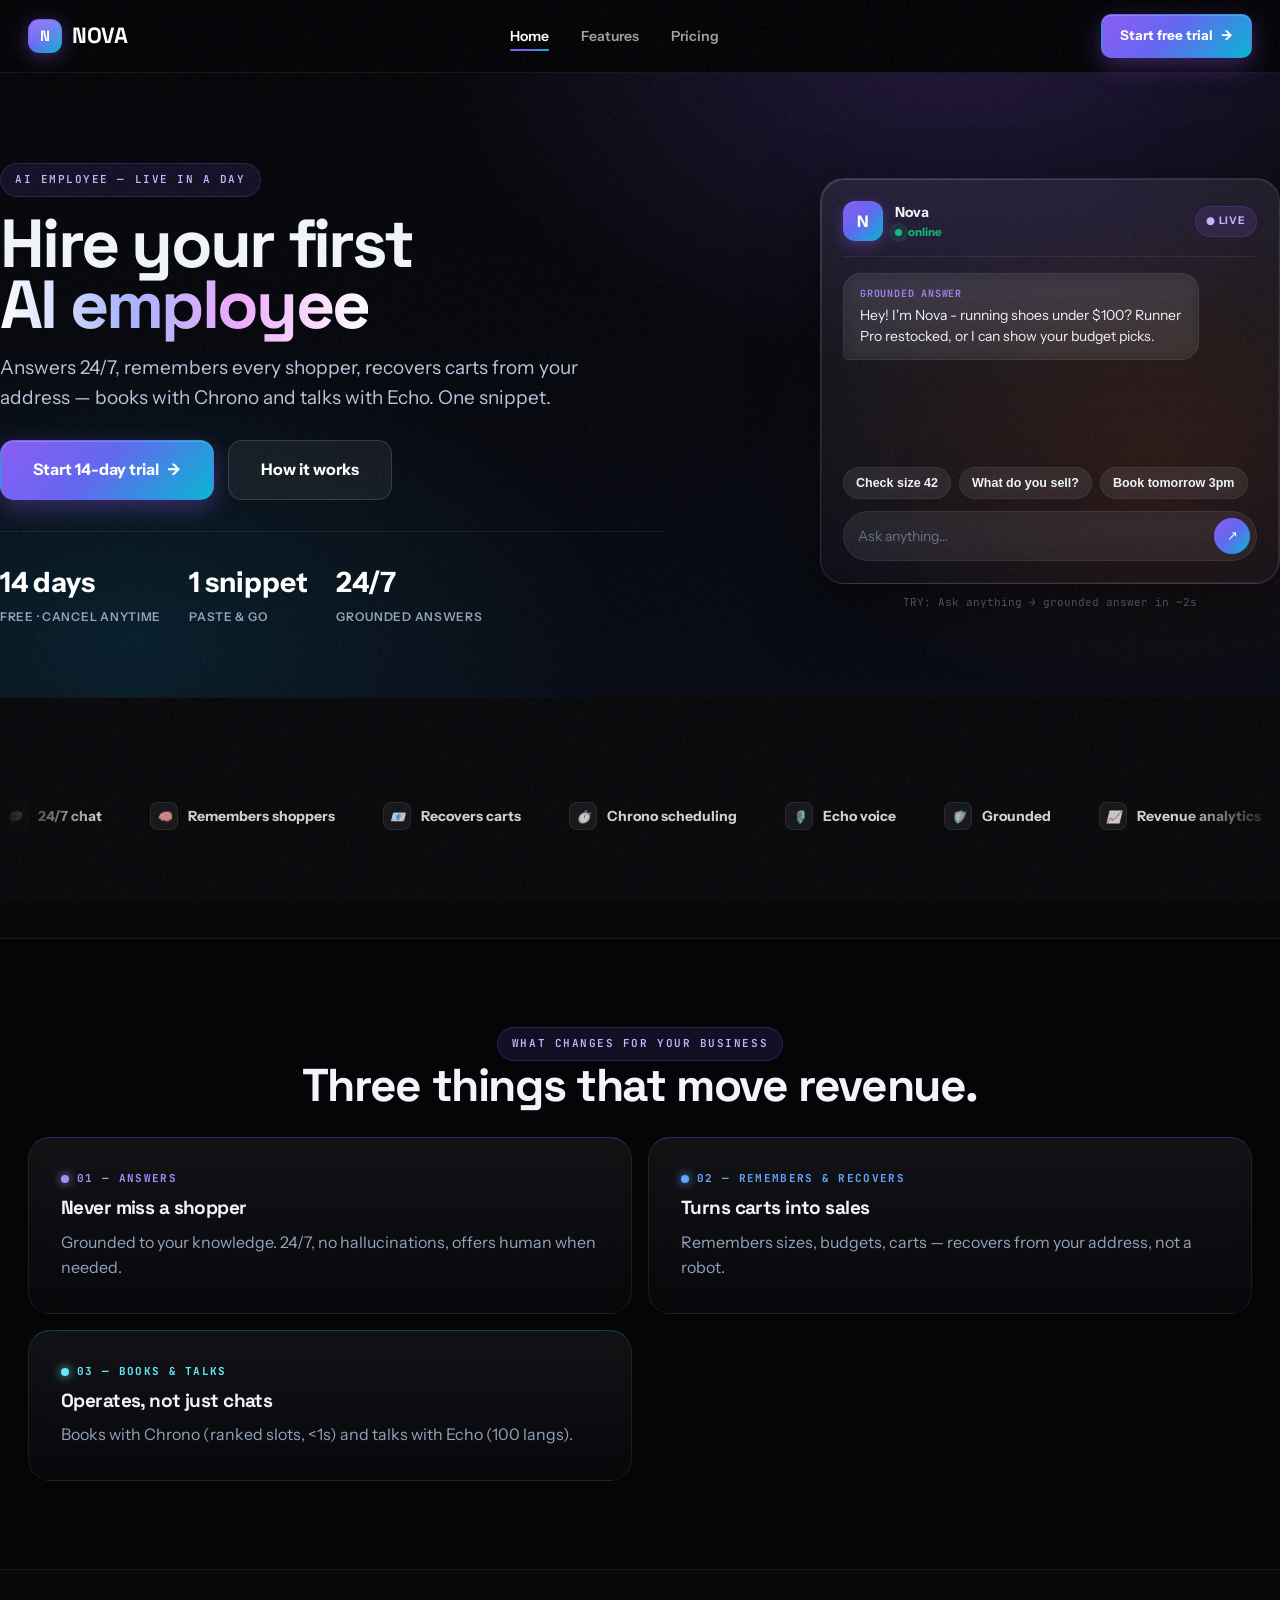
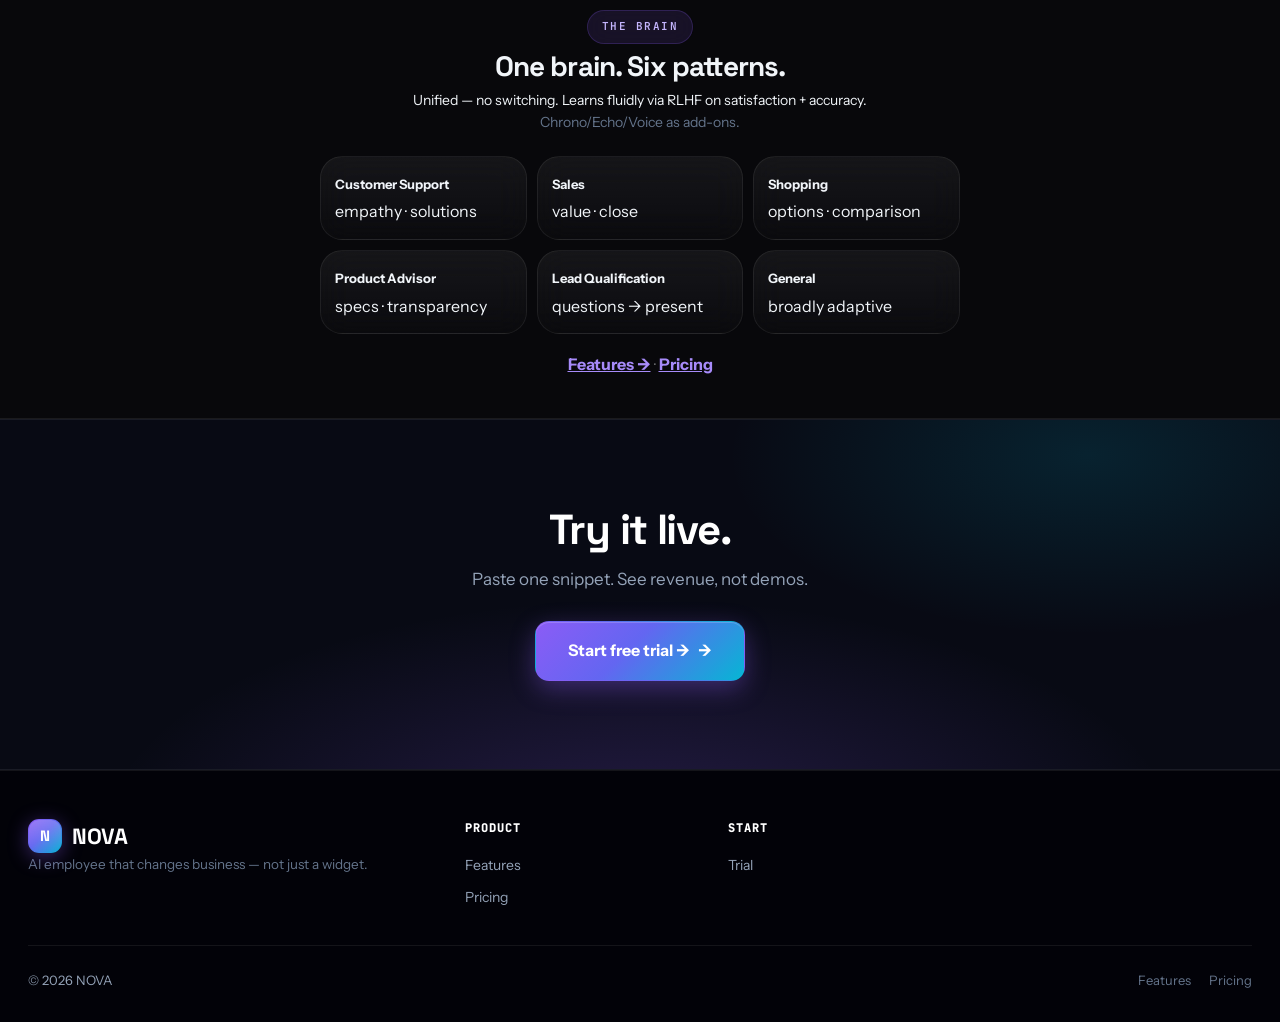
<file: index.html>
<!DOCTYPE html>
<html lang="en">
<head>
<meta charset="UTF-8">
<meta name="viewport" content="width=device-width, initial-scale=1.0">
<title>NOVA — AI employee for your website</title>
<meta name="description" content="NOVA — 24/7 chat, remembers shoppers, recovers carts, books with Chrono, talks with Echo. One snippet.">
<link rel="stylesheet" href="nova.css">
<meta name="theme-color" content="#050508">
<link rel="icon" href="data:image/svg+xml,<svg xmlns='http://www.w3.org/2000/svg' viewBox='0 0 100 100'><rect width='100' height='100' rx='20' fill='%23050508'/><rect x='14' y='14' width='72' height='72' rx='12' fill='none' stroke='rgba(255,255,255,.07)' stroke-width='2'/><text x='50' y='62' font-size='42' text-anchor='middle' fill='%23f1f5f9' font-family='Space Grotesk' font-weight='700'>N</text></svg>">
</head>
<body>
<nav class="nav">
  <div class="wrap">
    <a class="logo" href="index.html"><span class="dot">N</span> NOVA</a>
    <ul class="nav-links">
      <li><a class="nl on" href="index.html">Home</a></li>
<li><a class="nl" href="features.html">Features</a></li>
      <li><a class="nl" href="pricing.html">Pricing</a></li>
</ul>
    <div class="nav-actions">
      <a href="pricing.html" class="btn btn-pri btn-sm">Start free trial</a>
      <button class="hamburger" id="ham" aria-label="Menu" aria-expanded="false"><span></span></button>
    </div>
  </div>
</nav>
<div class="mobile-drawer" id="drawer">
  <a href="index.html">Home</a><a href="features.html">Features</a><a href="pricing.html">Pricing</a><a href="checkout.html?plan=growth" class="btn btn-pri">Start trial →</a>
</div>

<header class="hero">
  <div class="hero-bg"></div>
  <div class="wrap hero-grid">
    <div>
      <span class="eyebrow violet rv">AI employee — live in a day</span>
      <h1 class="rv">Hire your first<br><span class="grad">AI employee</span></h1>
      <p class="sub rv">Answers 24/7, remembers every shopper, recovers carts from your address — books with Chrono and talks with Echo. One snippet.</p>
      <div class="ctas rv">
        <a href="checkout.html?plan=growth" class="btn btn-pri btn-lg">Start 14-day trial</a>
        <a href="features.html" class="btn btn-ghost btn-lg">How it works</a>
      </div>
      <div class="hero-stats rv">
        <div class="stat"><b>14 days</b><span>free · cancel anytime</span></div>
        <div class="stat"><b>1 snippet</b><span>paste & go</span></div>
        <div class="stat"><b>24/7</b><span>grounded answers</span></div>
      </div>
    </div>
    <div class="hero-visual rv">
      <div class="chat-card" id="liveChat">
        <div class="chat-head">
          <div class="av">N</div>
          <div><div class="name">Nova</div><div class="status">online</div></div>
          <span class="live">● Live</span>
        </div>
        <div class="bubbles" style="min-height:180px;max-height:240px;overflow:hidden;display:flex;flex-direction:column"></div>
        <div class="quick-actions">
          <button class="chip">Check size 42</button>
          <button class="chip">What do you sell?</button>
          <button class="chip">Book tomorrow 3pm</button>
        </div>
        <div class="prompt-bar" style="margin-top:12px;padding:6px 6px 6px 14px">
          <input id="chatInput" placeholder="Ask anything…">
          <button id="chatSend">↗</button>
        </div>
      </div>
      <div style="margin-top:10px;text-align:center;font-family:'JetBrains Mono',monospace;font-size:11px;color:var(--mut-2)">TRY: Ask anything → grounded answer in ~2s</div>
    </div>
  </div>
</header>

<section class="trust">
  <div class="marquee">
    <div class="marquee-track">
      <span class="brand"><i>💬</i> 24/7 chat</span>
      <span class="brand"><i>🧠</i> Remembers shoppers</span>
      <span class="brand"><i>📧</i> Recovers carts</span>
      <span class="brand"><i>⏱️</i> Chrono scheduling</span>
      <span class="brand"><i>🎙️</i> Echo voice</span>
      <span class="brand"><i>🛡️</i> Grounded</span>
      <span class="brand"><i>📈</i> Revenue analytics</span>
    </div>
  </div>
</section>

<section>
  <div class="wrap center">
    <span class="eyebrow violet rv">What changes for your business</span>
    <h2 class="h2 rv">Three things that move revenue.</h2>
  </div>
  <div class="wrap bento" style="margin-top:28px">
    <div class="card zone violet rv">
      <div class="k">01 — Answers</div>
      <h3>Never miss a shopper</h3>
      <p>Grounded to your knowledge. 24/7, no hallucinations, offers human when needed.</p>
    </div>
    <div class="card zone blue rv">
      <div class="k">02 — Remembers & Recovers</div>
      <h3>Turns carts into sales</h3>
      <p>Remembers sizes, budgets, carts — recovers from your address, not a robot.</p>
    </div>
    <div class="card zone cyan rv">
      <div class="k">03 — Books & Talks</div>
      <h3>Operates, not just chats</h3>
      <p>Books with Chrono (ranked slots, <1s) and talks with Echo (100 langs).</p>
    </div>
  </div>
</section>

<section style="background:rgba(255,255,255,.015);border-top:1px solid var(--line);border-bottom:1px solid var(--line);padding:40px 0">
  <div class="wrap center" style="max-width:760px">
    <span class="eyebrow violet rv">The Brain</span>
    <h2 class="h2 rv" style="font-size:28px;margin:8px 0 8px">One brain. Six patterns.</h2>
    <p class="muted rv" style="max-width:540px;margin:0 auto 22px;font-size:14px;line-height:1.6">Unified — no switching. Learns fluidly via RLHF on satisfaction + accuracy. <span style="color:var(--mut-2)">Chrono/Echo/Voice as add-ons.</span></p>
    <div style="display:grid;grid-template-columns:repeat(3,1fr);gap:10px;text-align:left;max-width:640px;margin:0 auto">
      <div class="card rv" style="padding:14px"><b style="font-size:13px">Customer Support</b><div class="muted xs" style="margin-top:3px">empathy · solutions</div></div>
      <div class="card rv" style="padding:14px"><b style="font-size:13px">Sales</b><div class="muted xs" style="margin-top:3px">value · close</div></div>
      <div class="card rv" style="padding:14px"><b style="font-size:13px">Shopping</b><div class="muted xs" style="margin-top:3px">options · comparison</div></div>
      <div class="card rv" style="padding:14px"><b style="font-size:13px">Product Advisor</b><div class="muted xs" style="margin-top:3px">specs · transparency</div></div>
      <div class="card rv" style="padding:14px"><b style="font-size:13px">Lead Qualification</b><div class="muted xs" style="margin-top:3px">questions → present</div></div>
      <div class="card rv" style="padding:14px"><b style="font-size:13px">General</b><div class="muted xs" style="margin-top:3px">broadly adaptive</div></div>
    </div>
    <p class="muted xs" style="margin-top:18px"><a href="features.html" style="color:var(--violet-2);font-weight:700">Features →</a> <span style="opacity:.4">·</span> <a href="pricing.html" style="color:var(--violet-2);font-weight:700">Pricing</a></p>
  </div>
</section>

<section class="band">
  <div class="wrap">
    <h2 class="rv">Try it live.</h2>
    <p class="rv">Paste one snippet. See revenue, not demos.</p>
    <a href="checkout.html?plan=growth" class="btn btn-pri btn-lg rv">Start free trial →</a>
  </div>
</section>

<footer>
  <div class="wrap">
    <div class="footer-grid">
      <div class="footer-brand"><a class="logo" href="index.html"><span class="dot">N</span> NOVA</a><p>AI employee that changes business — not just a widget.</p></div>
      <div class="footer-col"><h4>Product</h4><ul><li><a href="features.html">Features</a></li><li><a href="pricing.html">Pricing</a></li></ul></div>
      <div class="footer-col"><h4>Start</h4><ul><li><a href="checkout.html?plan=growth">Trial</a></li></ul></div>
    </div>
    <div class="footer-bottom"><div>© <span id="yr"></span> NOVA</div><div><a href="features.html">Features</a><a href="pricing.html">Pricing</a></div></div>
  </div>
</footer>

<script src="app.js"></script>
<script src="http://127.0.0.1:3000/widget/nova-tracker.js" data-public-key="nova_pk_40d32c478e27559616acfd7827347d437b1c207d3d9f1e1c0375759d81bbb6da" data-api="http://127.0.0.1:3000" defer></script>
<script src="http://127.0.0.1:3000/widget/nova-widget.js" data-public-key="nova_pk_40d32c478e27559616acfd7827347d437b1c207d3d9f1e1c0375759d81bbb6da" data-api="http://127.0.0.1:3000" defer></script>
</body>
</html>
</file>
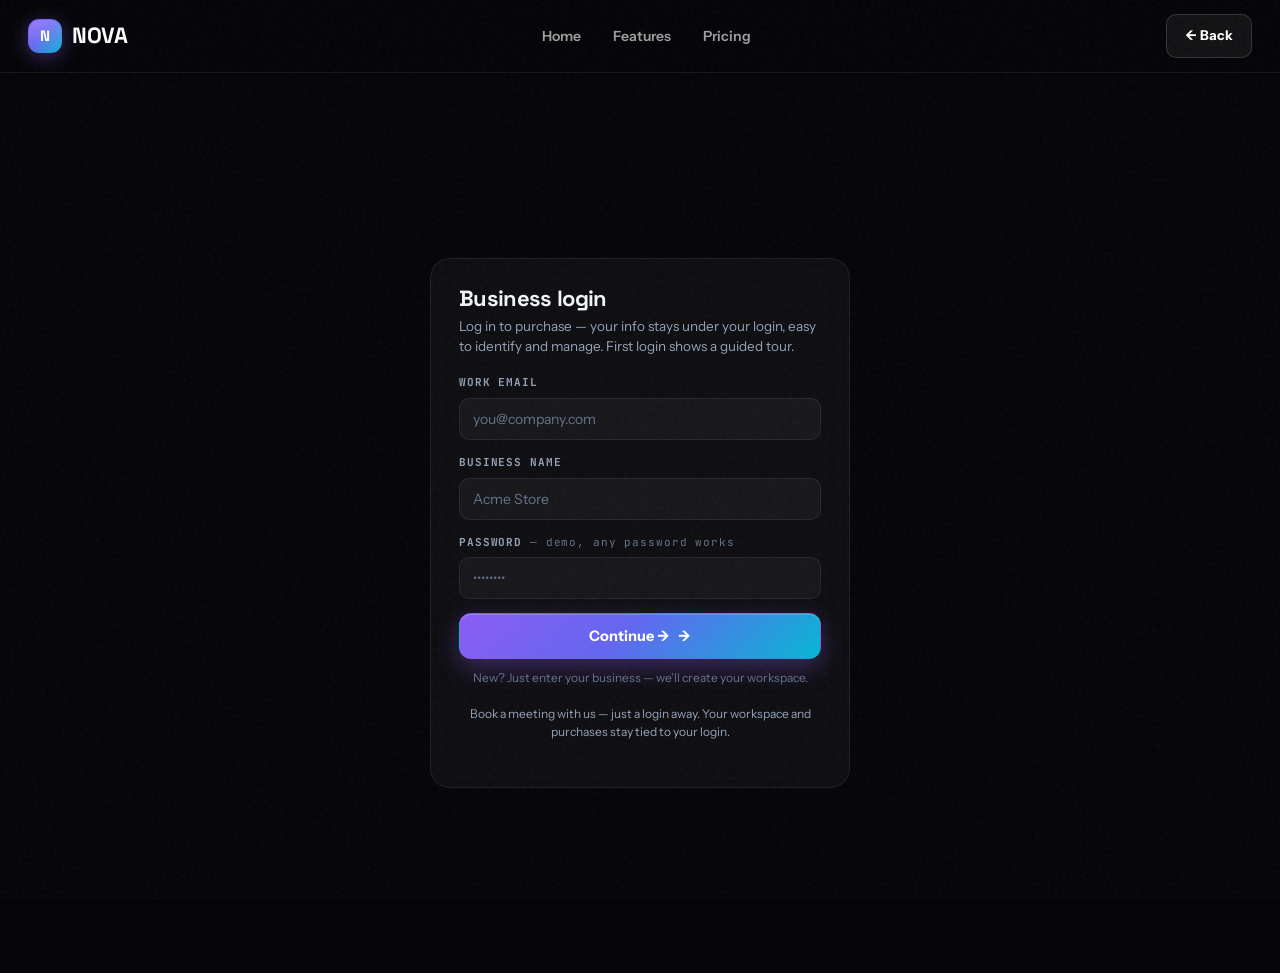
<file: checkout.html>
<!DOCTYPE html>
<html lang="en">
<head>
<meta charset="UTF-8">
<meta name="viewport" content="width=device-width, initial-scale=1.0">
<title>Checkout — NOVA</title>
<link rel="icon" href="data:image/svg+xml,<svg xmlns='http://www.w3.org/2000/svg' viewBox='0 0 100 100'><rect width='100' height='100' rx='20' fill='%23050508'/><rect x='14' y='14' width='72' height='72' rx='12' fill='none' stroke='rgba(255,255,255,.07)' stroke-width='2'/><text x='50' y='62' font-size='42' text-anchor='middle' fill='%23f1f5f9' font-family='Space Grotesk' font-weight='700'>N</text></svg>">
<link rel="stylesheet" href="nova.css">
</head>
<body>
<nav class="nav">
  <div class="wrap">
    <a class="logo" href="index.html"><span class="dot">N</span> NOVA</a>
    <ul class="nav-links">
      <li><a class="nl" href="index.html">Home</a></li>
      <li><a class="nl" href="features.html">Features</a></li>
      <li><a class="nl" href="pricing.html">Pricing</a></li>
    </ul>
    <a href="pricing.html" class="btn btn-ghost btn-sm">← Back</a>
  </div>
</nav>

<header class="pagehead" style="padding:52px 0;text-align:center">
  <div class="wrap">
    <span class="eyebrow violet rv">14-day free trial</span>
    <h1 class="rv" style="font-size:clamp(28px,3.4vw,38px)">Start free — $0 today</h1>
    <p class="rv" style="margin:8px auto 0;max-width:560px">No charge today. Cancel in one click. Secure and fast.</p>
  </div>
</header>

<section style="padding-top:40px;padding-bottom:80px;background:var(--bg-2)">
  <div class="wrap co">
    <div class="panel" id="payPanel">
      <h3 style="font-size:18px;margin-bottom:4px;color:#fff">Choose plan</h3>
      <p style="font-size:13.5px;color:var(--mut);margin-bottom:18px">Yearly = setup free. Switch anytime.</p>

      <label class="pill-opt" data-plan="launch"><input type="radio" name="plan" value="launch"><div><b>Launch</b><span>1k chats · 50 knowledge</span></div><div class="pr"><b id="op-launch">$29</b><span style="display:block;font-size:11px">/mo</span></div></label>
      <label class="pill-opt" data-plan="growth"><input type="radio" name="plan" value="growth"><div><b>Growth ⭐</b><span>10k · 200 + Chrono + Echo</span></div><div class="pr"><b id="op-growth">$79</b><span style="display:block;font-size:11px">/mo</span></div></label>
      <label class="pill-opt" data-plan="scale"><input type="radio" name="plan" value="scale"><div><b>Scale</b><span>50k · 500 + all add-ons</span></div><div class="pr"><b id="op-scale">$199</b><span style="display:block;font-size:11px">/mo</span></div></label>
      <label class="pill-opt" data-plan="custom"><input type="radio" name="plan" value="custom"><div><b>Custom</b><span>bespoke · unlimited</span></div><div class="pr"><b id="op-custom">Custom</b><span style="display:block;font-size:11px"></span></div></label>

      <div style="display:flex;gap:8px;margin:18px 0 6px">
        <button type="button" class="btn btn-line btn-sm" id="cyM" onclick="setCycle('m')" style="flex:1">Monthly</button>
        <button type="button" class="btn btn-line btn-sm" id="cyY" onclick="setCycle('y')" style="flex:1">Yearly <span style="color:var(--green)">· 2mo free</span></button>
      </div>
      <hr style="border:none;border-top:1px solid var(--line);margin:22px 0">

      <form id="payForm" novalidate>
        <h3 style="font-size:16px;margin-bottom:14px;color:#fff;display:flex;gap:8px;align-items:center">Details <span style="font-family:'JetBrains Mono',monospace;font-size:11px;font-weight:700;color:var(--mut);background:rgba(255,255,255,.06);border:1px solid var(--line);padding:4px 8px;border-radius:999px">$0 today</span></h3>
        <div class="fld"><label>Full name</label><input id="fName" placeholder="Ada Lovelace" autocomplete="name"></div>
        <div class="fld"><label>Work email</label><input id="fEmail" type="email" placeholder="you@company.com"></div>
        <div class="fld"><label>Card number</label><input id="fCard" inputmode="numeric" placeholder="4242 4242 4242 4242" maxlength="19"></div>
        <div class="row2">
          <div class="fld"><label>Expiry</label><input id="fExp" placeholder="MM/YY" maxlength="5"></div>
          <div class="fld"><label>CVC</label><input id="fCvc" placeholder="123" maxlength="4"></div>
        </div>
        <div class="fld"><label>Country</label><select id="fCountry"><option>United States</option><option>United Kingdom</option><option>Germany</option><option>India</option><option>UAE</option><option>Other</option></select></div>
        <button type="submit" class="btn btn-pri btn-block" id="payBtn" style="padding:16px">Start trial — $0.00 today</button>
        <p style="font-size:12px;color:var(--mut);text-align:center;margin-top:10px">Demo — no real charge.</p>
        <div class="secure">🔒 256-bit · SSL · Encrypted</div>
      </form>

      <div class="success" id="okPanel">
        <div class="ok">✓</div>
        <h3 style="font-size:22px">Welcome! 🎉</h3>
        <p style="color:var(--mut);font-size:14.5px;max-width:360px;margin:8px auto 22px" id="okMsg">Trial started. We'll reach out in hours to train NOVA.</p>
        <a class="btn btn-pri" href="index.html">Back home</a>
      </div>
    </div>

    <div class="summary" style="position:sticky;top:92px">
      <div class="panel">
        <h3 style="font-size:16px;margin-bottom:14px;color:#fff">Order summary</h3>
        <div class="sumrow"><span id="sPlan">Growth plan</span><span id="sSub">$79/mo</span></div>
        <div id="sAddons"></div>
        <div class="sumrow"><span>Setup</span><span id="sSetup" style="color:var(--green);font-weight:700">Included ✓</span></div>
        <div class="sumrow" style="border:none;color:var(--green);font-weight:600"><span>Trial discount</span><span>−$<span id="sDisc">79</span>.00</span></div>
        <div class="sumrow total"><span>Due today</span><span style="color:var(--green)">$0.00</span></div>
        <p style="font-size:12.5px;color:var(--mut-2);margin-top:10px" id="sThen">Then $79/mo day 15. Cancel anytime.</p>
        <div style="margin-top:18px;padding-top:16px;border-top:1px dashed var(--line);font-size:13px;color:var(--mut);line-height:1.7">
          ✅ Setup done <b style="color:#fff">for you</b><br>
          ✅ Live in <b style="color:#fff">one day</b><br>
          ✅ Glass widget, grounded answers<br>
          ✅ Cancel one click
        </div>
      </div>
      <div style="margin-top:14px;background:rgba(255,255,255,.04);border:1px solid var(--line);border-radius:14px;padding:16px;display:flex;gap:12px;align-items:center">
        <div style="width:40px;height:40px;border-radius:10px;background:rgba(255,255,255,.06);border:1px solid var(--line);display:flex;align-items:center;justify-content:center">💬</div>
        <div style="font-size:13px"><b style="color:#fff;display:block">Need help?</b><span style="color:var(--mut)">hello@novaplatform.example</span></div>
      </div>
    </div>
  </div>
</section>

<footer>
  <div class="wrap"><div style="display:flex;justify-content:space-between;flex-wrap:wrap;gap:12px;font-size:13px;color:var(--mut-2)"><div><b style="color:#fff">NOVA</b></div><div>© <span id="yr"></span> NOVA</div></div></div>
</footer>
<script src="app.js"></script>
<script src="checkout.js"></script>
<!-- NOVA assistant (all skills: support · sales · shopping · advisor · booking · leads) -->
<script src="http://localhost:3000/widget/nova-tracker.js" data-public-key="nova_pk_40d32c478e27559616acfd7827347d437b1c207d3d9f1e1c0375759d81bbb6da" data-api="http://localhost:3000" defer></script>
<script src="http://localhost:3000/widget/nova-widget.js" data-public-key="nova_pk_40d32c478e27559616acfd7827347d437b1c207d3d9f1e1c0375759d81bbb6da" data-api="http://localhost:3000" defer></script>
</body>
</html>
</file>
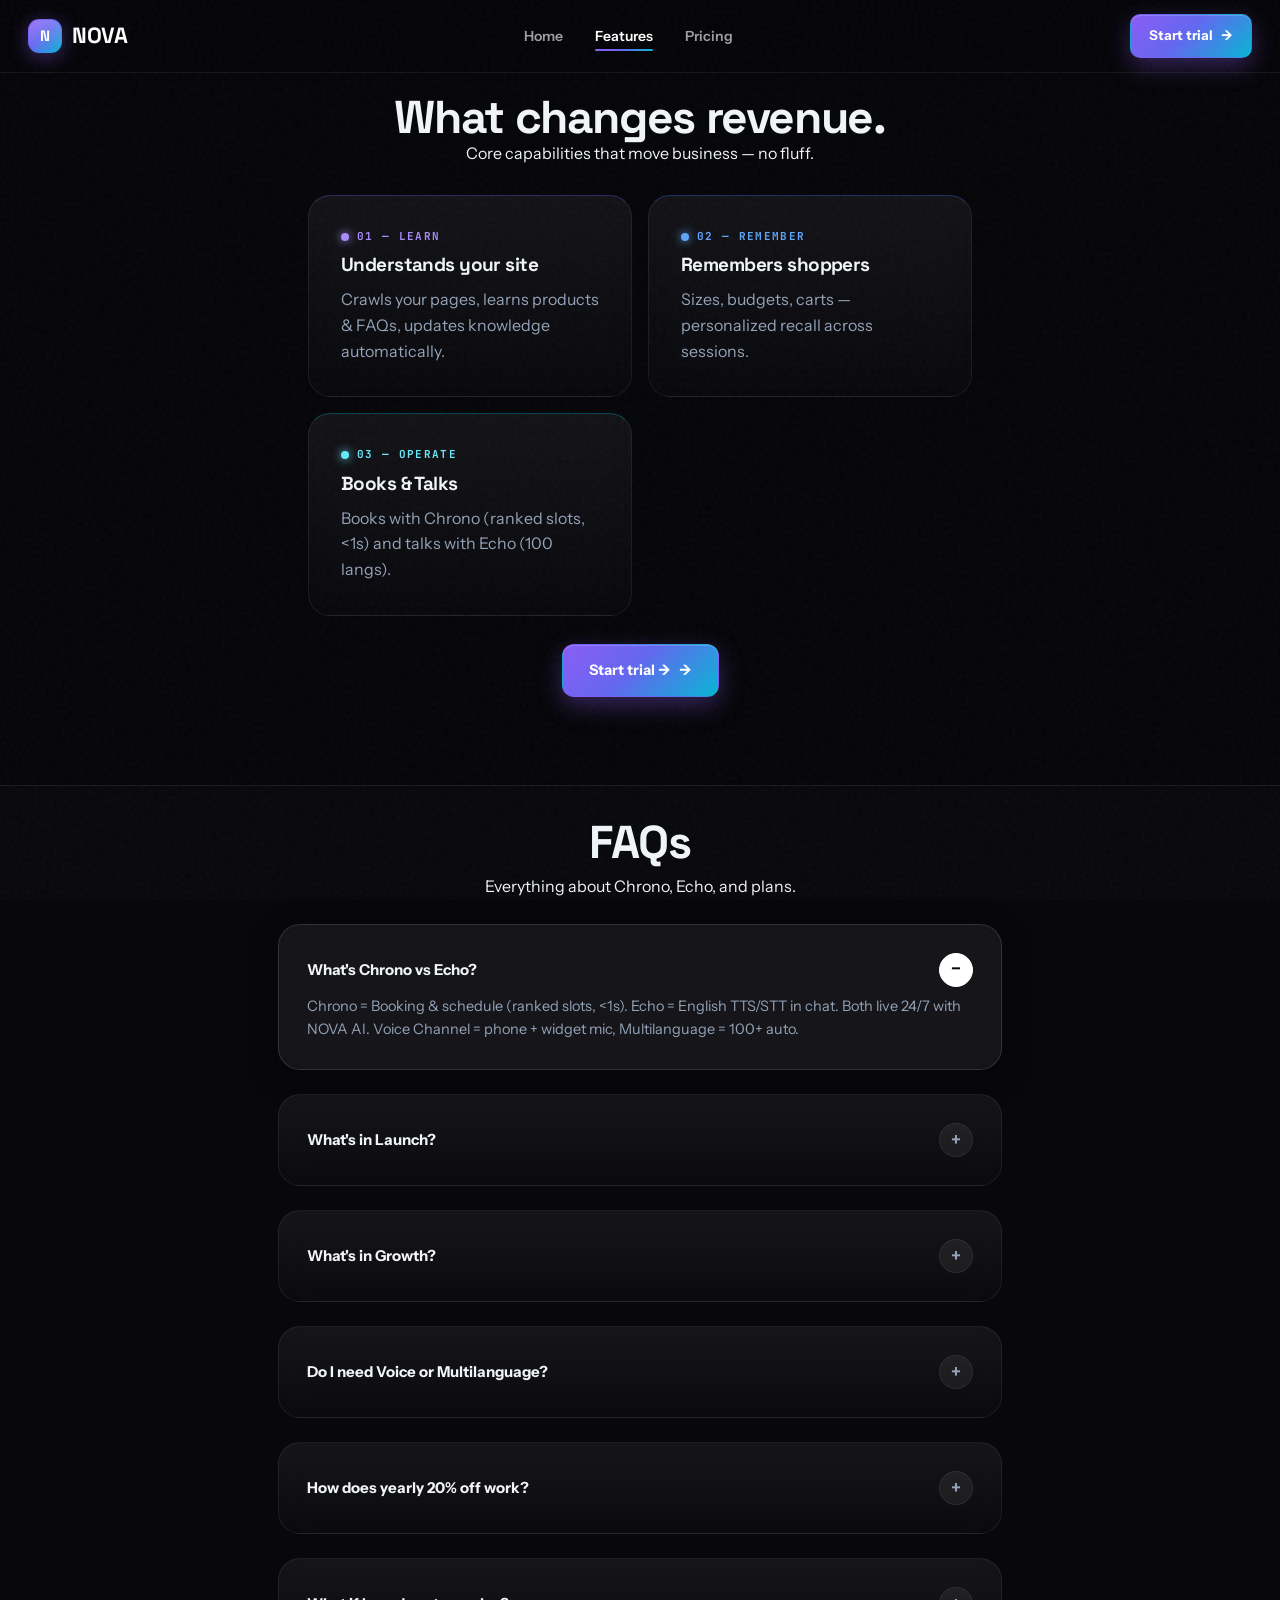
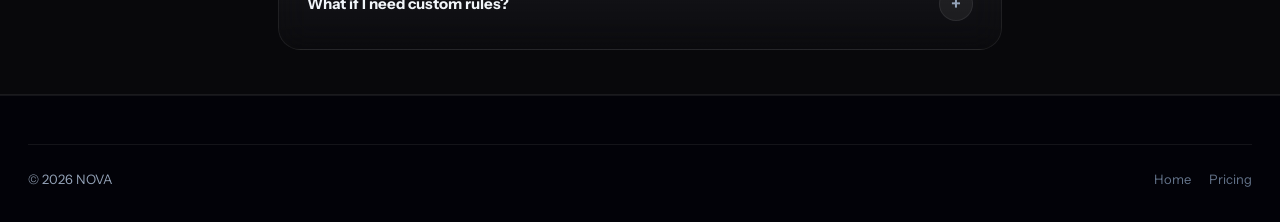
<file: features.html>
﻿<!DOCTYPE html>
<html lang="en">
<head>
<meta charset="UTF-8">
<meta name="viewport" content="width=device-width, initial-scale=1.0">
<title>Features — NOVA</title>
<link rel="icon" href="data:image/svg+xml,<svg xmlns='http://www.w3.org/2000/svg' viewBox='0 0 100 100'><rect width='100' height='100' rx='20' fill='%23050508'/><rect x='14' y='14' width='72' height='72' rx='12' fill='none' stroke='rgba(255,255,255,.07)' stroke-width='2'/><text x='50' y='62' font-size='42' text-anchor='middle' fill='%23f1f5f9' font-family='Space Grotesk' font-weight='700'>N</text></svg>">
<link rel="stylesheet" href="nova.css">
</head>
<body>
<nav class="nav">
  <div class="wrap">
    <a class="logo" href="index.html"><span class="dot">N</span> NOVA</a>
    <ul class="nav-links">
      <li><a class="nl" href="index.html">Home</a></li>
      <li><a class="nl on" href="features.html">Features</a></li>
      <li><a class="nl" href="pricing.html">Pricing</a></li>
    </ul>
    <div class="nav-actions">
      <a href="checkout.html?plan=growth" class="btn btn-pri btn-sm">Start trial</a>
      <button class="hamburger" id="ham" aria-label="Menu" aria-expanded="false"><span></span></button>
    </div>
  </div>
</nav>
<div class="mobile-drawer" id="drawer">
  <a href="index.html">Home</a><a href="features.html">Features</a><a href="pricing.html">Pricing</a><a href="checkout.html?plan=growth" class="btn btn-pri">Start trial →</a>
</div>

<section style="padding-top:20px">
  <div class="wrap">
    <h2 class="h2 rv center">What changes revenue.</h2>
    <p class="center sub">Core capabilities that move business — no fluff.</p>
  </div>
  <div class="wrap bento" style="margin-top:28px;max-width:720px">
    <div class="card zone violet rv">
      <div class="k">01 — Learn</div>
      <h3>Understands your site</h3>
      <p>Crawls your pages, learns products & FAQs, updates knowledge automatically.</p>
    </div>
    <div class="card zone blue rv">
      <div class="k">02 — Remember</div>
      <h3>Remembers shoppers</h3>
      <p>Sizes, budgets, carts — personalized recall across sessions.</p>
    </div>
    <div class="card zone cyan rv">
      <div class="k">03 — Operate</div>
      <h3>Books & Talks</h3>
      <p>Books with Chrono (ranked slots, <1s) and talks with Echo (100 langs).</p>
    </div>
  </div>
  <div class="wrap center" style="margin-top:28px">
    <a href="checkout.html?plan=growth" class="btn btn-pri">Start trial →</a>
  </div>
</section>

<section style="padding:32px 0;background:rgba(255,255,255,.015);border-top:1px solid var(--line);border-bottom:1px solid var(--line)">
  <div class="wrap" style="max-width:780px">
    <h2 class="h2 center" style="text-align:center">FAQs</h2>
    <p class="center sub" style="text-align:center;max-width:600px;margin:8px auto 24px">Everything about Chrono, Echo, and plans.</p>
    <div style="display:grid;gap:12px">
      <details class="card" open><summary style="cursor:pointer;font-weight:700">What's Chrono vs Echo?</summary><p style="margin-top:8px;color:var(--mut);line-height:1.6">Chrono = Booking & schedule (ranked slots, <1s). Echo = English TTS/STT in chat. Both live 24/7 with NOVA AI. Voice Channel = phone + widget mic, Multilanguage = 100+ auto.</p></details>
      <details class="card"><summary style="cursor:pointer;font-weight:700">What's in Launch?</summary><p style="margin-top:8px;color:var(--mut);line-height:1.6">Guide, Tracker, Widget, Chat, Knowledge, Memory, Behaviour, Analytics, Audit, Integrations, Conversations, Customers — no Chrono/Echo. Add them as add-ons or upgrade.</p></details>
      <details class="card"><summary style="cursor:pointer;font-weight:700">What's in Growth?</summary><p style="margin-top:8px;color:var(--mut);line-height:1.6">Launch + Chrono + Echo English — no Voice, no Multilanguage, no custom rules. Scale adds all add-ons. Custom is bespoke RLHF.</p></details>
      <details class="card"><summary style="cursor:pointer;font-weight:700">Do I need Voice or Multilanguage?</summary><p style="margin-top:8px;color:var(--mut);line-height:1.6">Voice Channel = phone calls + widget mic handoff. Multilanguage = auto-detect 100+ langs for STT/TTS/chat. Echo alone is English chat only.</p></details>
      <details class="card"><summary style="cursor:pointer;font-weight:700">How does yearly 20% off work?</summary><p style="margin-top:8px;color:var(--mut);line-height:1.6">Toggle to Yearly → top shows yearly total (e.g., $758/yr), below shows per month after 20% off ($63.20/mo) + save. Custom stays Custom.</p></details>
      <details class="card"><summary style="cursor:pointer;font-weight:700">What if I need custom rules?</summary><p style="margin-top:8px;color:var(--mut);line-height:1.6">Launch/Growth 0 rules, Scale 10, Custom ∞. Or buy Custom Pack +5 rules $15 add-on for any plan.</p></details>
    </div>
  </div>
</section>

<footer>
  <div class="wrap">
    <div class="footer-bottom"><div>© <span id="yr"></span> NOVA</div><div><a href="index.html">Home</a><a href="pricing.html">Pricing</a></div></div>
  </div>
</footer>
<script src="app.js"></script>
</body>
</html>
</file>
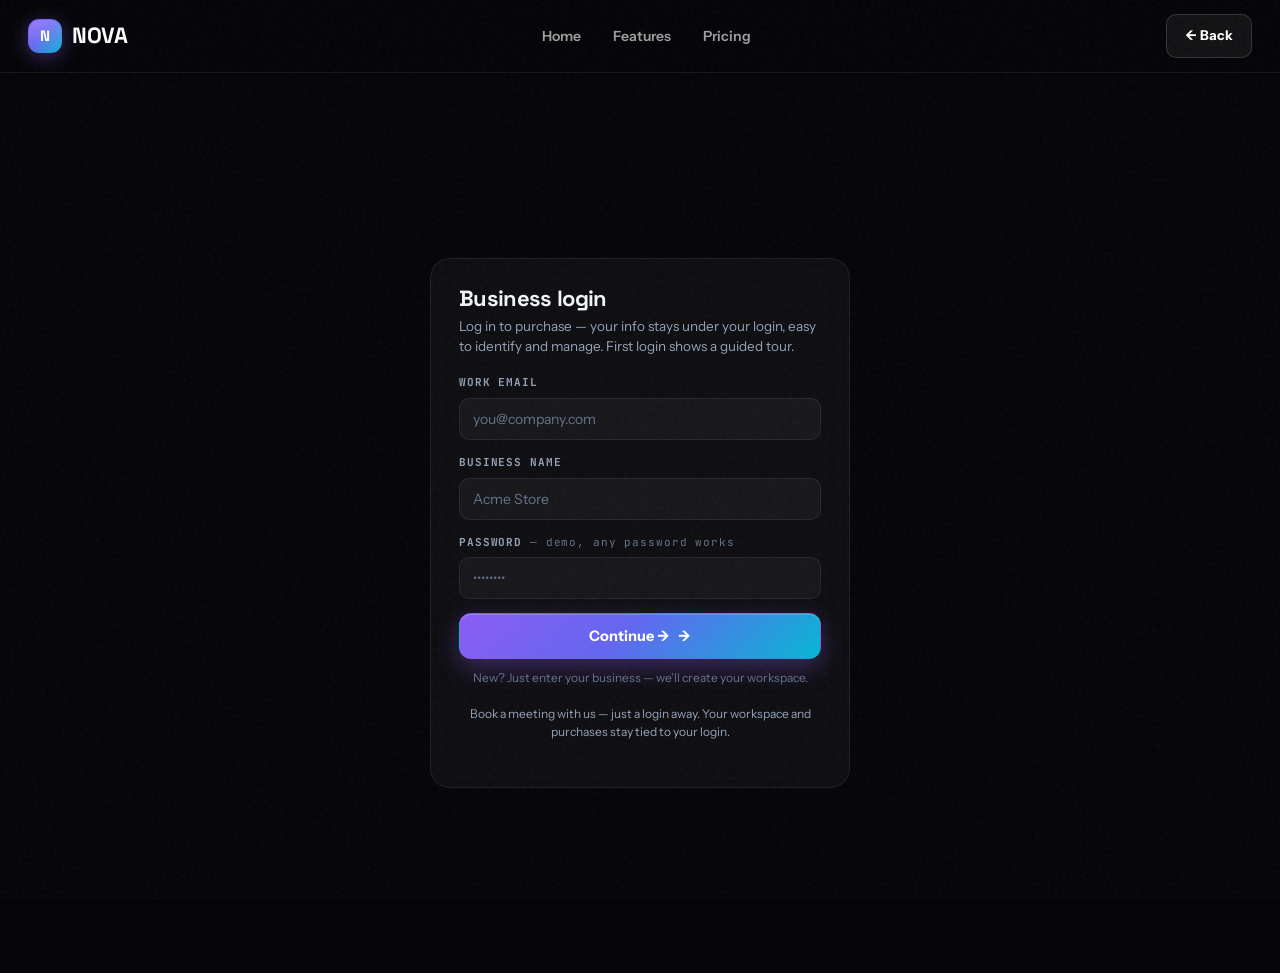
<file: login.html>
<!DOCTYPE html>
<html lang="en">
<head>
<meta charset="UTF-8">
<meta name="viewport" content="width=device-width, initial-scale=1.0">
<title>Login — NOVA</title>
<link rel="icon" href="data:image/svg+xml,<svg xmlns='http://www.w3.org/2000/svg' viewBox='0 0 100 100'><rect width='100' height='100' rx='20' fill='%23050508'/><rect x='14' y='14' width='72' height='72' rx='12' fill='none' stroke='rgba(255,255,255,.07)' stroke-width='2'/><text x='50' y='62' font-size='42' text-anchor='middle' fill='%23f1f5f9' font-family='Space Grotesk' font-weight='700'>N</text></svg>">
<link rel="stylesheet" href="nova.css">
<style>
.auth-wrap{min-height:100vh;display:grid;place-items:center;padding:32px 16px;background:var(--bg);position:relative}
.auth-card{width:420px;max-width:100%;background:rgba(255,255,255,.04);border:1px solid var(--line);border-radius:20px;padding:28px;backdrop-filter:blur(16px)}
.auth-card h1{font-size:22px;margin:0 0 6px}
.auth-card p{color:var(--mut);font-size:13.5px;margin:0 0 18px;line-height:1.5}
.fld{margin-bottom:14px}
.fld label{display:block;font-size:11px;letter-spacing:.08em;text-transform:uppercase;color:var(--mut);font-weight:700;margin-bottom:6px;font-family:'JetBrains Mono',monospace}
.fld input{width:100%;padding:11px 13px;border:1.5px solid var(--line);border-radius:10px;background:rgba(255,255,255,.04);color:var(--text);font-size:14px}
.fld input:focus{outline:none;border-color:var(--violet);box-shadow:0 0 0 4px rgba(139,92,246,.14)}
.msg{padding:10px 12px;border-radius:10px;margin:10px 0;font-size:13px;display:none}
.msg.bad{display:block;background:rgba(239,68,68,.12);border:1px solid rgba(239,68,68,.22);color:#fda4af}
.msg.ok{display:block;background:rgba(16,185,129,.12);border:1px solid rgba(16,185,129,.22);color:#6ee7b7}
</style>
</head>
<body>
<nav class="nav">
  <div class="wrap">
    <a class="logo" href="index.html"><span class="dot">N</span> NOVA</a>
    <ul class="nav-links">
      <li><a class="nl" href="index.html">Home</a></li>
      <li><a class="nl" href="features.html">Features</a></li>
      <li><a class="nl" href="pricing.html">Pricing</a></li>
    </ul>
    <a href="pricing.html" class="btn btn-ghost btn-sm">← Back</a>
  </div>
</nav>
<div class="auth-wrap">
  <div class="auth-card">
    <h1>Business login</h1>
    <p>Log in to purchase — your info stays under your login, easy to identify and manage. First login shows a guided tour.</p>
    <form id="loginForm" novalidate>
      <div class="fld"><label for="lEmail">Work email</label><input id="lEmail" type="email" placeholder="you@company.com" autocomplete="email" required></div>
      <div class="fld"><label for="lBiz">Business name</label><input id="lBiz" placeholder="Acme Store" autocomplete="organization" required></div>
      <div class="fld"><label for="lPass">Password <span style="text-transform:none;font-weight:400;color:var(--mut-2)">— demo, any password works</span></label><input id="lPass" type="password" placeholder="••••••••" autocomplete="current-password"></div>
      <div id="loginMsg" class="msg"></div>
      <button type="submit" class="btn btn-pri btn-block" style="padding:13px">Continue →</button>
      <p style="font-size:12px;color:var(--mut-2);text-align:center;margin-top:10px">New? Just enter your business — we’ll create your workspace.</p>
    </form>
    <p style="font-size:12px;color:var(--mut);text-align:center;margin-top:14px">Book a meeting with us — just a login away. Your workspace and purchases stay tied to your login.</p>
  </div>
</div>
<script>
(function(){
  var form=document.getElementById('loginForm');
  var msg=document.getElementById('loginMsg');
  var emailEl=document.getElementById('lEmail');
  var bizEl=document.getElementById('lBiz');
  // prefill from previous
  try{
    var prev=localStorage.getItem('nova_web_login');
    if(prev) emailEl.value=prev;
    var prevBiz=localStorage.getItem('nova_web_login_biz');
    if(prevBiz) bizEl.value=prevBiz;
  }catch{}
  form.addEventListener('submit', function(e){
    e.preventDefault();
    var email=emailEl.value.trim().toLowerCase();
    var biz=bizEl.value.trim();
    var pass=document.getElementById('lPass').value;
    if(!/^[^@\s]+@[^@\s]+\.[^@\s]+$/.test(email)){ msg.textContent='Enter a valid work email'; msg.className='msg bad'; msg.style.display='block'; return; }
    if(biz.length<2){ msg.textContent='Enter business name (2+ chars)'; msg.className='msg bad'; msg.style.display='block'; return; }
    if(!pass){ msg.textContent='Enter any password (demo)'; msg.className='msg bad'; msg.style.display='block'; return; }
    try{
      localStorage.setItem('nova_web_login', email);
      localStorage.setItem('nova_web_login_biz', biz);
      localStorage.setItem('nova_web_login_at', Date.now().toString());
      // mark as logged in for widget guide + checkout identification
      localStorage.setItem('nova_login', email);
      sessionStorage.setItem('nova_web_login', email);
      // also store for checkout identification
      var purchaseInfo={email:email, businessName:biz, at:Date.now()};
      localStorage.setItem('nova_checkout_identity', JSON.stringify(purchaseInfo));
    }catch{}
    msg.textContent='Logged in as '+email+' — redirecting…';
    msg.className='msg ok';
    msg.style.display='block';
    // if came from checkout, go back there, else to index
    var params=new URLSearchParams(location.search);
    var next=params.get('next') || 'checkout.html'+location.search;
    // preserve plan/cycle params for checkout
    if(!next.includes('checkout') && location.search) next='checkout.html'+location.search;
    setTimeout(function(){ location.href=next; }, 600);
  });
})();
</script>
<script src="app.js"></script>
</body>
</html>
</file>
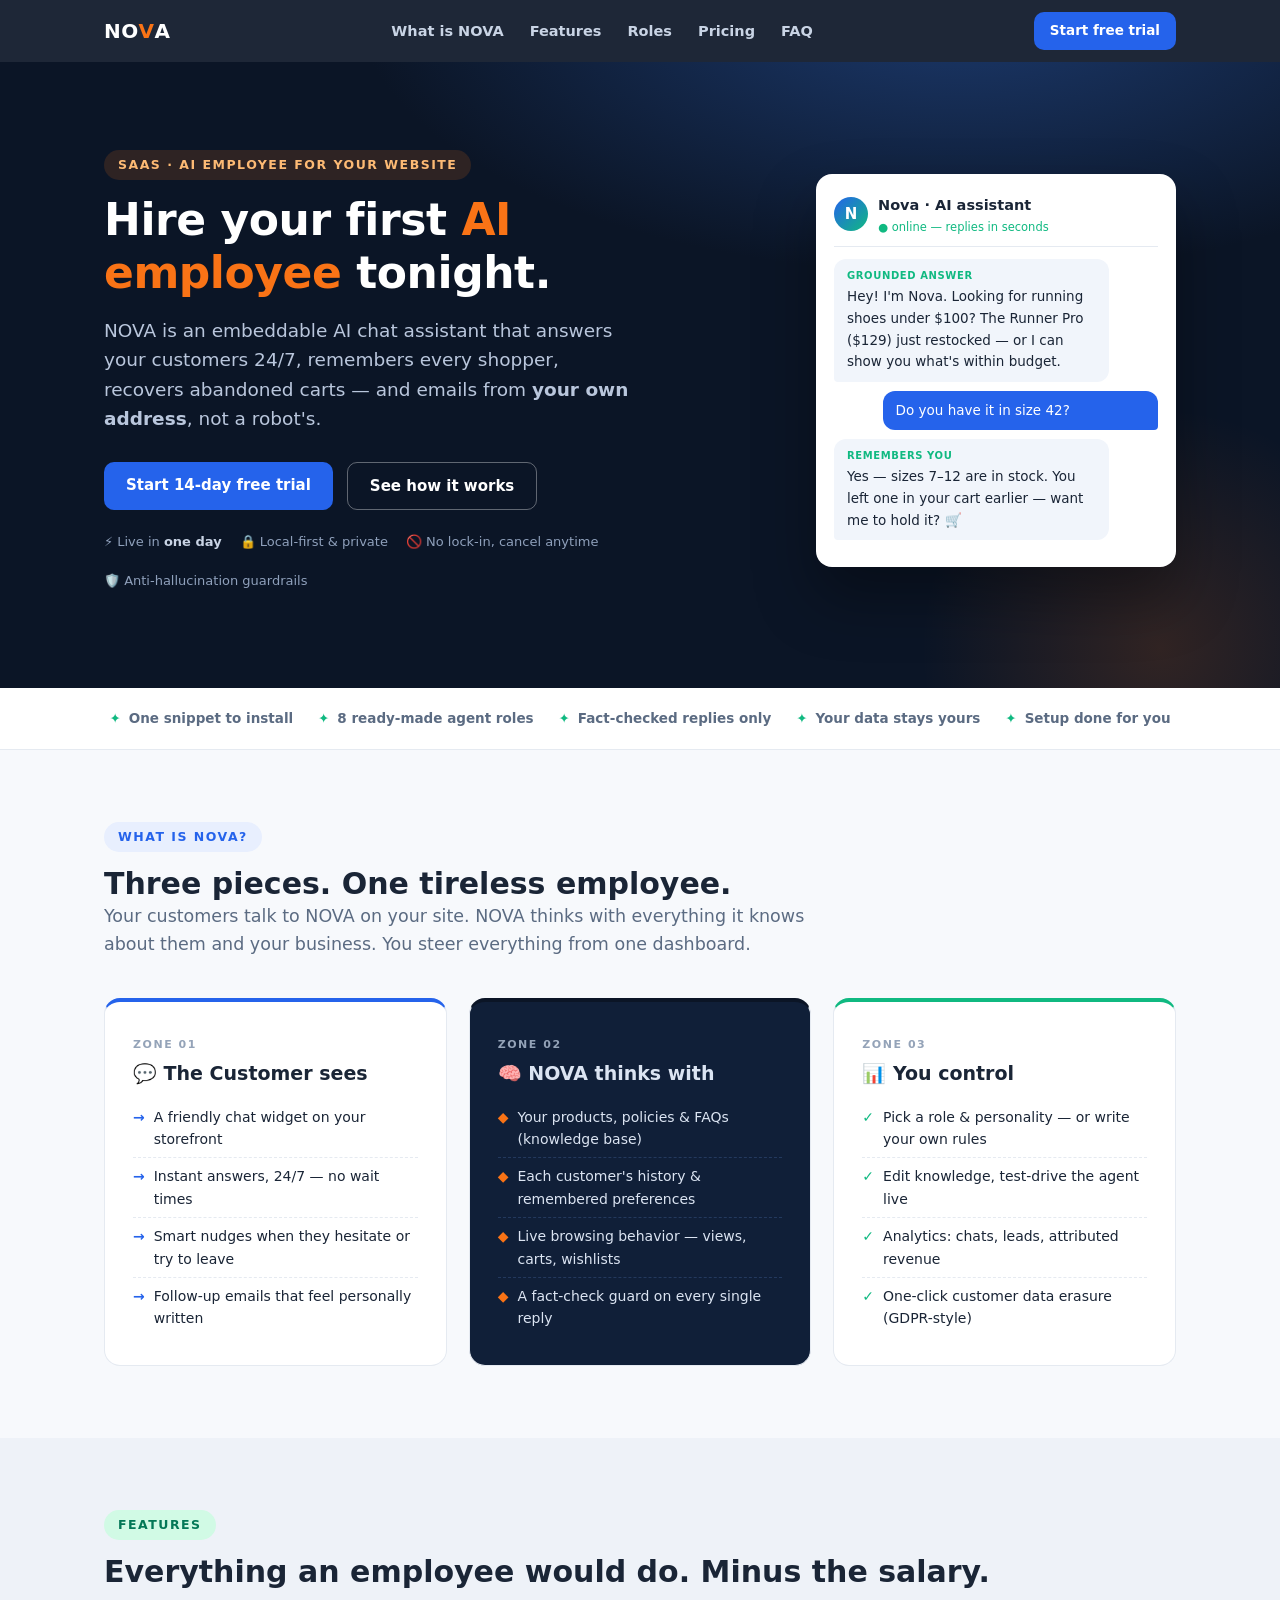
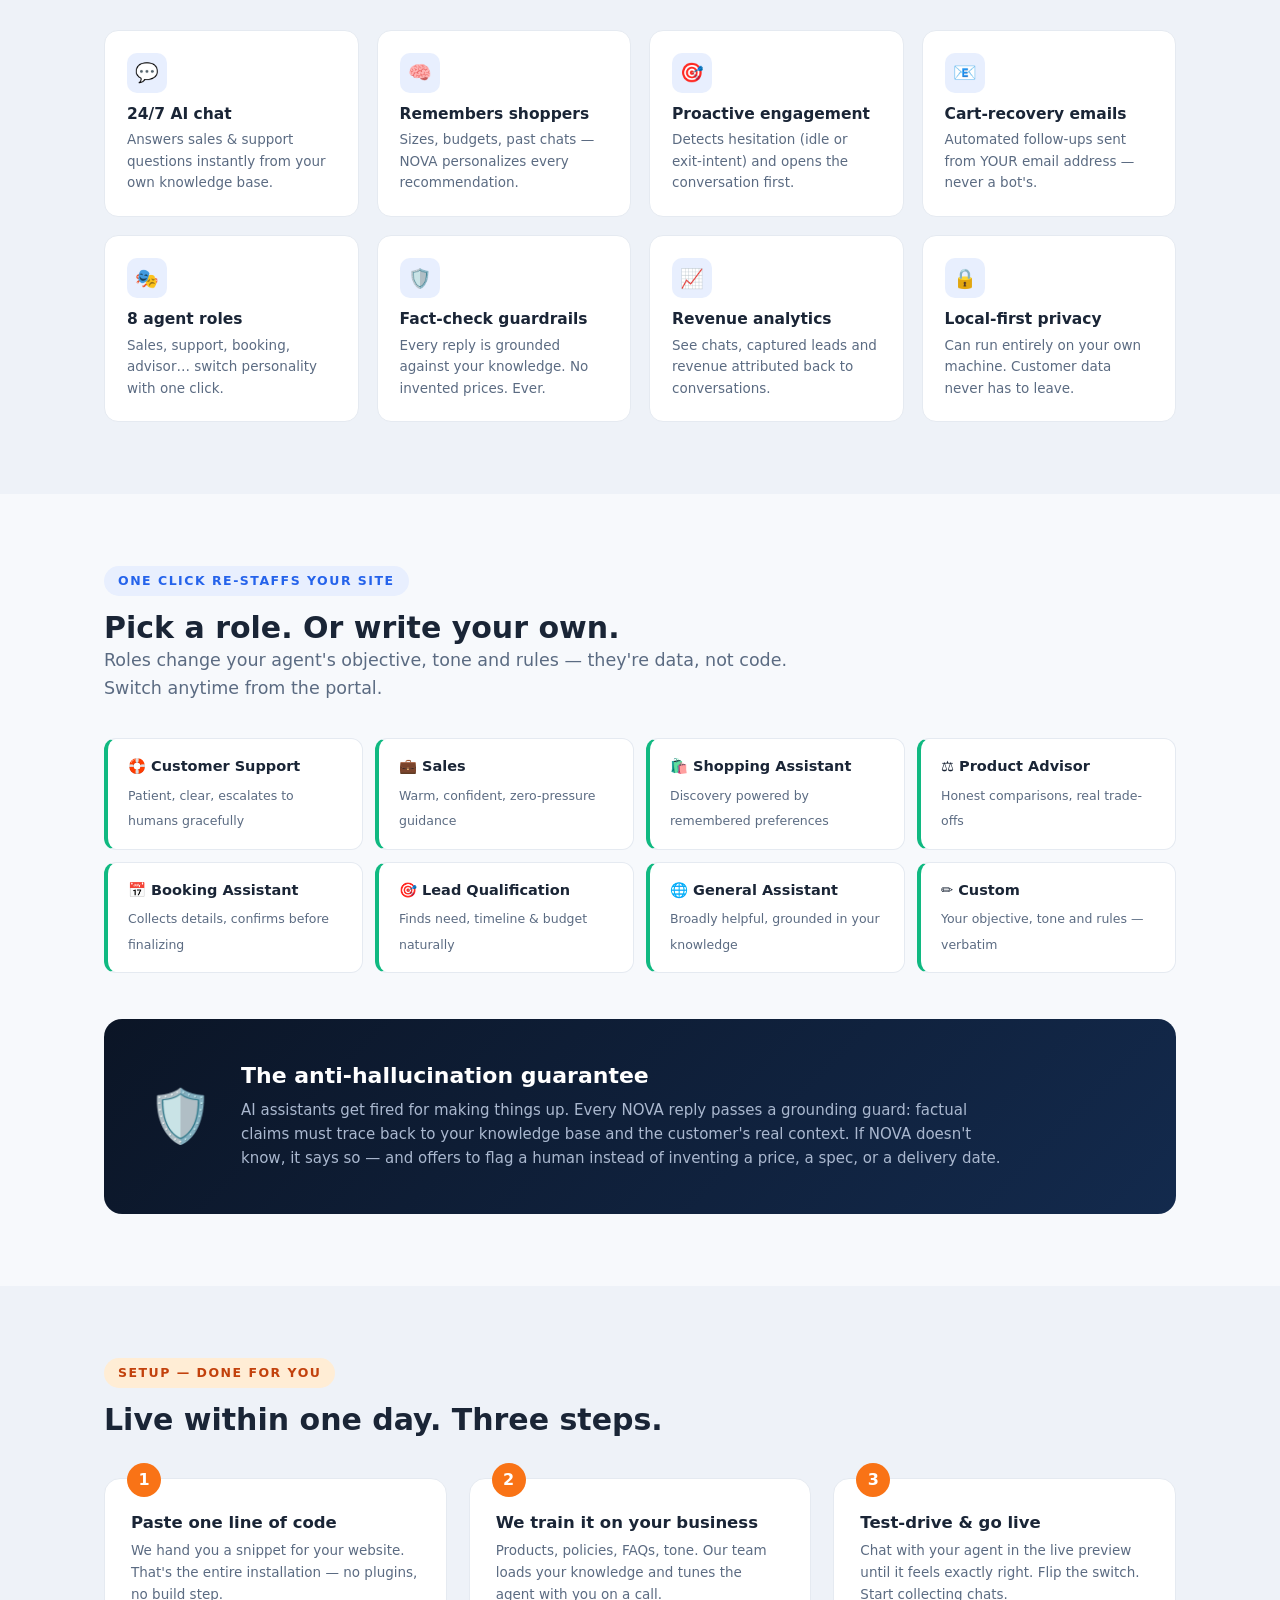
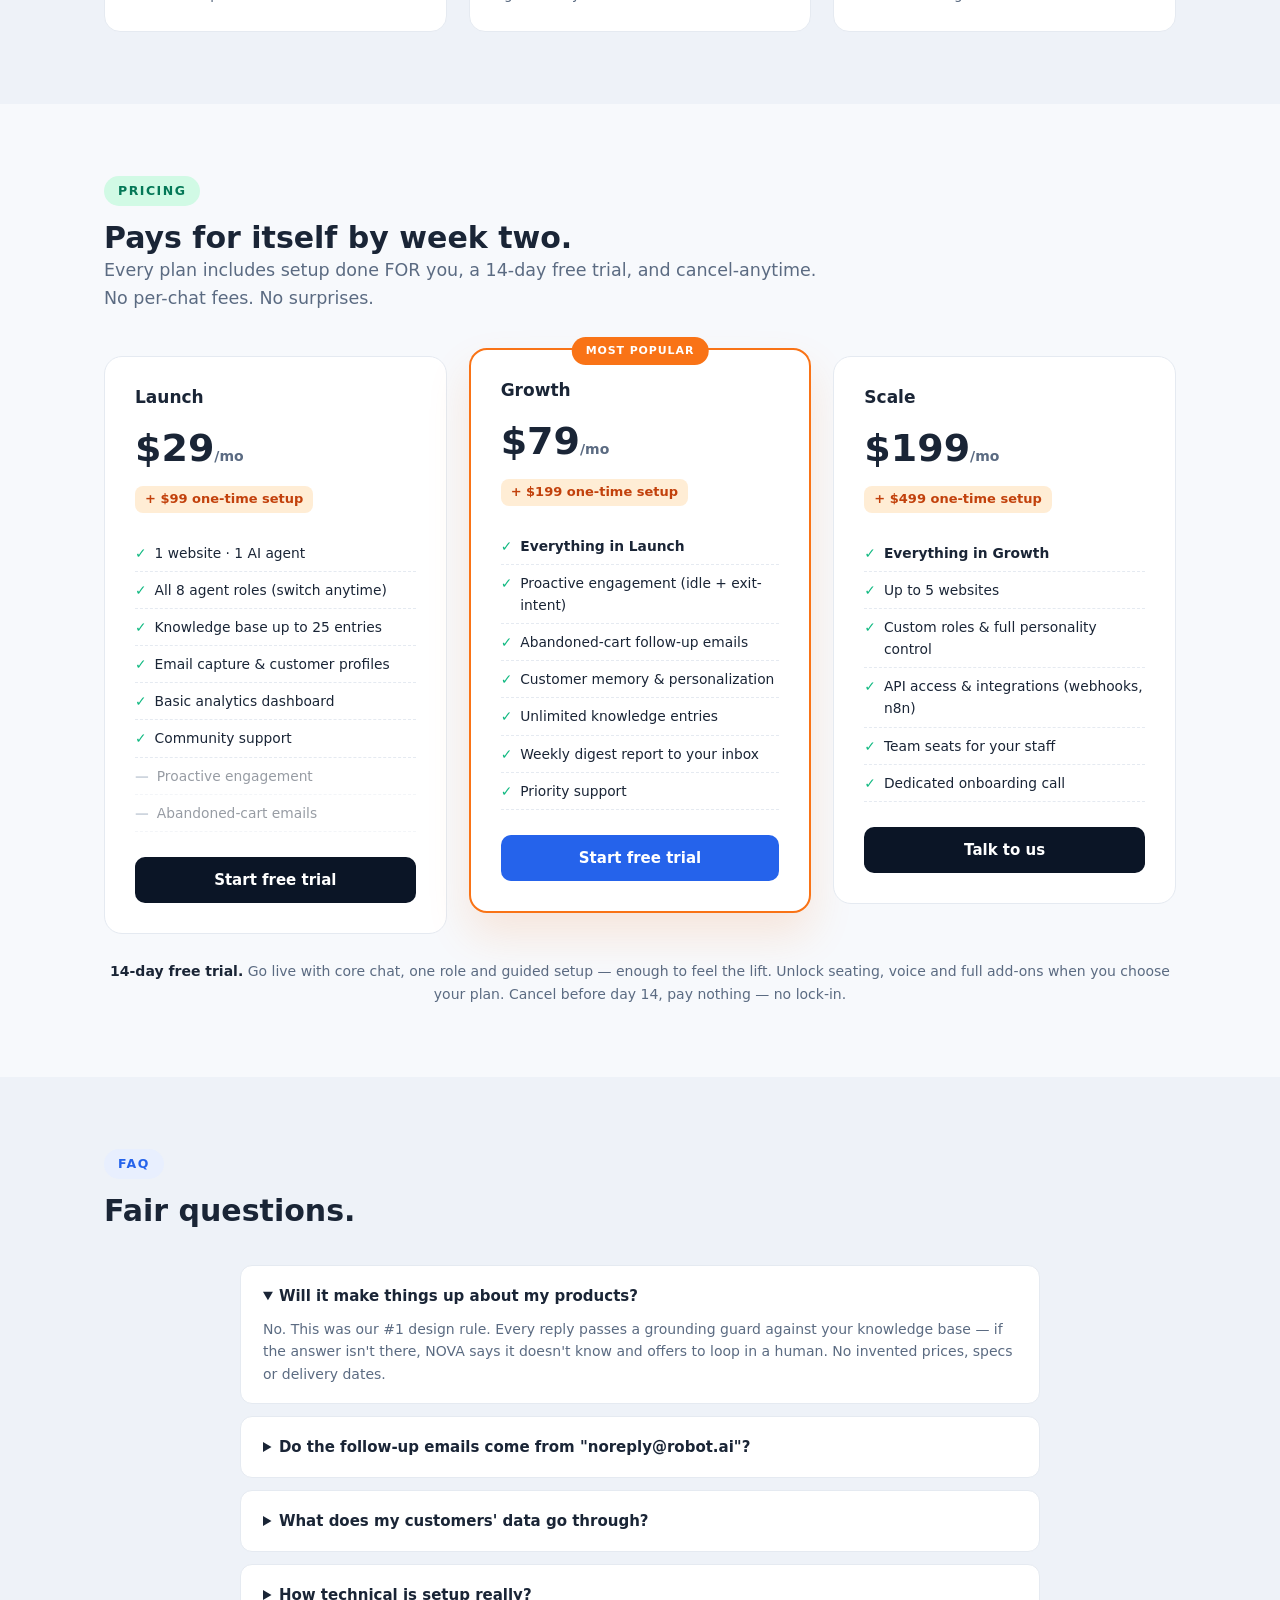
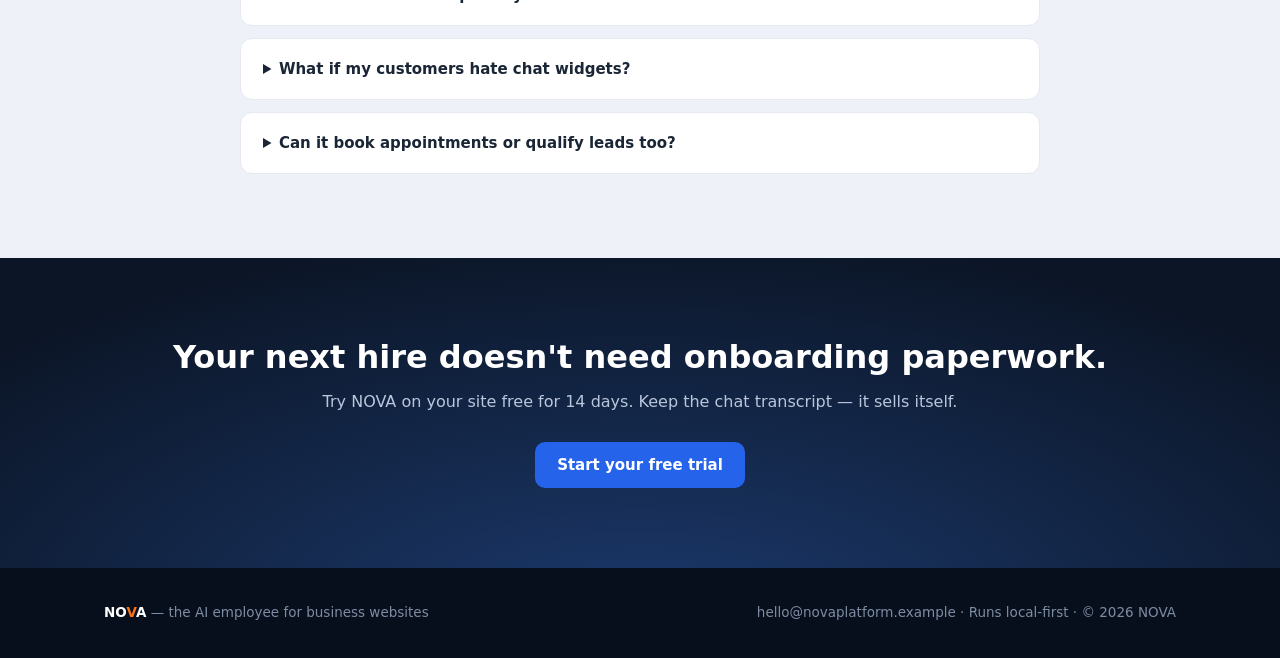
<file: novas-web-page.html>
<!DOCTYPE html>
<html lang="en">
<head>
<meta charset="UTF-8">
<meta name="viewport" content="width=device-width, initial-scale=1.0">
<title>NOVA — Hire Your First AI Employee | Embeddable AI Chat for Business Websites</title>
  <meta name="description" content="NOVA is an embeddable AI chat assistant for business websites. Answers customers 24/7, remembers preferences, recovers abandoned carts and emails from your own address. 14-day free trial.">
  <link rel="icon" href="data:image/svg+xml,<svg xmlns='http://www.w3.org/2000/svg' viewBox='0 0 100 100'><rect width='100' height='100' rx='20' fill='%23050508'/><rect x='14' y='14' width='72' height='72' rx='12' fill='none' stroke='rgba(255,255,255,.07)' stroke-width='2'/><text x='50' y='62' font-size='42' text-anchor='middle' fill='%23f1f5f9' font-family='Space Grotesk' font-weight='700'>N</text></svg>">
  <style>
  :root{
    --navy:#0b1526; --navy2:#101f38; --ink:#1a2536; --mut:#5b6b82;
    --blue:#2563eb; --blue2:#3b82f6; --green:#10b981; --orange:#f97316;
    --bg:#f7f9fc; --card:#ffffff; --line:#e5eaf1;
  }
  *{margin:0;padding:0;box-sizing:border-box}
  html{scroll-behavior:smooth}
  body{font-family:"Segoe UI",system-ui,-apple-system,sans-serif;color:var(--ink);background:var(--bg);line-height:1.6}
  h1,h2,h3{line-height:1.2}
  .wrap{max-width:1120px;margin:0 auto;padding:0 24px}
  section{padding:72px 0}
  .kicker{display:inline-block;font-size:12.5px;font-weight:700;letter-spacing:.12em;text-transform:uppercase;color:var(--blue);background:#e8effe;border-radius:999px;padding:5px 14px;margin-bottom:14px}
  .kicker.orange{color:#c2410c;background:#ffedd5}
  .kicker.green{color:#047857;background:#d1fae5}
  .lead{font-size:17.5px;color:var(--mut);max-width:720px}

  /* nav */
  nav{position:sticky;top:0;z-index:50;background:rgba(11,21,38,.92);backdrop-filter:blur(8px)}
  nav .wrap{display:flex;align-items:center;justify-content:space-between;height:62px}
  .logo{color:#fff;font-weight:800;font-size:20px;letter-spacing:.02em;text-decoration:none}
  .logo b{color:var(--orange)}
  nav ul{display:flex;gap:26px;list-style:none}
  nav a.nl{color:#c9d4e5;text-decoration:none;font-size:14.5px;font-weight:600}
  nav a.nl:hover{color:#fff}
  .btn{display:inline-block;border-radius:10px;padding:11px 22px;font-weight:700;font-size:15px;text-decoration:none;border:none;cursor:pointer;transition:.18s}
  .btn-pri{background:var(--blue);color:#fff}
  .btn-pri:hover{background:#1d4ed8;transform:translateY(-1px)}
  .btn-ghost{border:1.5px solid rgba(255,255,255,.35);color:#fff}
  .btn-ghost:hover{border-color:#fff}
  .btn-dark{background:var(--navy);color:#fff}
  .btn-sm{padding:8px 16px;font-size:13.5px}

  /* hero */
  header.hero{background:radial-gradient(1100px 500px at 75% -10%,#1c3a6e 0%,var(--navy) 55%);color:#fff;padding:88px 0 96px;position:relative;overflow:hidden}
  header.hero::after{content:"";position:absolute;inset:auto -140px -220px auto;width:520px;height:520px;border-radius:50%;background:radial-gradient(circle,rgba(249,115,22,.16),transparent 65%)}
  .hero .wrap{position:relative;z-index:1;display:grid;grid-template-columns:1.15fr .85fr;gap:48px;align-items:center}
  .hero h1{font-size:44px;font-weight:800;letter-spacing:-.01em;margin-bottom:16px}
  .hero h1 span{color:var(--orange)}
  .hero p.sub{font-size:18.5px;color:#b9c6dc;margin-bottom:28px;max-width:540px}
  .hero .ctas{display:flex;gap:14px;flex-wrap:wrap}
  .hero .mini{margin-top:22px;font-size:13px;color:#8fa0bb;display:flex;gap:18px;flex-wrap:wrap}
  .hero .mini b{color:#c9d4e5}
  .chatmock{background:#fff;border-radius:16px;padding:18px;color:var(--ink);box-shadow:0 30px 60px rgba(0,0,0,.35);max-width:360px;justify-self:end;width:100%}
  .chatmock .hd{display:flex;align-items:center;gap:10px;border-bottom:1px solid var(--line);padding-bottom:10px;margin-bottom:12px}
  .chatmock .av{width:34px;height:34px;border-radius:50%;background:linear-gradient(135deg,var(--blue),var(--green));display:flex;align-items:center;justify-content:center;color:#fff;font-weight:800;font-size:15px}
  .chatmock .hd b{font-size:14.5px}.chatmock .hd i{font-style:normal;font-size:11.5px;color:var(--green);display:block}
  .msg{max-width:85%;padding:9px 13px;border-radius:12px;font-size:13.5px;margin-bottom:9px}
  .msg.a{background:#f1f5fb;border-bottom-left-radius:4px}
  .msg.u{background:var(--blue);color:#fff;margin-left:auto;border-bottom-right-radius:4px}
  .msg .tag{font-size:10px;font-weight:700;letter-spacing:.06em;text-transform:uppercase;color:var(--green);display:block;margin-bottom:2px}

  /* trust strip */
  .strip{background:#fff;border-bottom:1px solid var(--line)}
  .strip .wrap{display:flex;justify-content:space-around;padding:20px 24px;flex-wrap:wrap;gap:14px}
  .strip div{font-size:13.5px;font-weight:600;color:var(--mut);display:flex;align-items:center;gap:8px}
  .strip b{color:var(--green)}

  /* zone explainer */
  .zones{display:grid;grid-template-columns:repeat(3,1fr);gap:22px;margin-top:40px}
  .zone{background:var(--card);border:1px solid var(--line);border-radius:16px;padding:28px;position:relative}
  .zone .zn{font-size:11px;font-weight:800;letter-spacing:.14em;color:#94a3b8;text-transform:uppercase}
  .zone h3{font-size:19px;margin:6px 0 14px}
  .zone.blue{border-top:4px solid var(--blue)} .zone.navy{border-top:4px solid var(--navy);background:var(--navy2);color:#dbe4f2}
  .zone.green{border-top:4px solid var(--green)}
  .zone ul{list-style:none;font-size:14px}
  .zone li{padding:7px 0;border-bottom:1px dashed var(--line);display:flex;gap:9px}
  .zone.navy li{border-color:#23395e}
  .zone li:last-child{border:none}
  .zone li::before{content:"→";color:var(--blue);font-weight:700}
  .zone.green li::before{content:"✓";color:var(--green)}
  .zone.navy li::before{content:"◆";color:var(--orange)}

  /* features */
  .grid4{display:grid;grid-template-columns:repeat(4,1fr);gap:18px;margin-top:40px}
  .feat{background:var(--card);border:1px solid var(--line);border-radius:14px;padding:22px}
  .feat .ic{width:40px;height:40px;border-radius:10px;background:#e8effe;display:flex;align-items:center;justify-content:center;font-size:19px;margin-bottom:12px}
  .feat h3{font-size:15.5px;margin-bottom:6px}
  .feat p{font-size:13.5px;color:var(--mut)}

  /* roles */
  .roles{display:flex;flex-wrap:wrap;gap:12px;margin-top:36px}
  .role{background:var(--card);border:1px solid var(--line);border-left:4px solid var(--green);border-radius:12px;padding:16px 20px;min-width:230px;flex:1}
  .role b{font-size:14.5px;display:block;margin-bottom:3px}
  .role span{font-size:12.5px;color:var(--mut)}
  .guard{background:linear-gradient(135deg,#0b1526,#132a4d);color:#dbe4f2;border-radius:18px;padding:44px;margin-top:46px;display:grid;grid-template-columns:auto 1fr;gap:28px;align-items:center}
  .guard .shield{font-size:52px}
  .guard h3{color:#fff;font-size:22px;margin-bottom:8px}
  .guard p{font-size:15px;color:#aab8cf;max-width:760px}

  /* steps */
  .steps{counter-reset:s;display:grid;grid-template-columns:repeat(3,1fr);gap:22px;margin-top:40px}
  .step{background:var(--card);border:1px solid var(--line);border-radius:16px;padding:26px;position:relative}
  .step::before{counter-increment:s;content:counter(s);position:absolute;top:-16px;left:22px;width:34px;height:34px;border-radius:50%;background:var(--orange);color:#fff;font-weight:800;display:flex;align-items:center;justify-content:center}
  .step h3{font-size:16.5px;margin:8px 0 8px}
  .step p{font-size:13.5px;color:var(--mut)}

  /* pricing */
  .plans{display:grid;grid-template-columns:repeat(3,1fr);gap:22px;margin-top:44px;align-items:start}
  .plan{background:var(--card);border:1px solid var(--line);border-radius:18px;padding:30px;position:relative}
  .plan.hot{border:2px solid var(--orange);transform:translateY(-8px);box-shadow:0 22px 44px rgba(249,115,22,.14)}
  .plan .hotbadge{position:absolute;top:-13px;left:50%;transform:translateX(-50%);background:var(--orange);color:#fff;font-size:11px;font-weight:800;letter-spacing:.08em;padding:5px 14px;border-radius:999px}
  .plan h3{font-size:17px}
  .plan .price{font-size:38px;font-weight:800;margin:10px 0 0}
  .plan .price small{font-size:14px;font-weight:600;color:var(--mut)}
  .plan .setup{font-size:13px;color:#c2410c;background:#ffedd5;display:inline-block;border-radius:8px;padding:3px 10px;margin:8px 0 16px;font-weight:700}
  .plan ul{list-style:none;margin-top:6px}
  .plan li{font-size:13.8px;padding:7px 0;border-bottom:1px dashed var(--line);display:flex;gap:8px}
  .plan li::before{content:"✓";color:var(--green);font-weight:800}
  .plan li.na{opacity:.45} .plan li.na::before{content:"—";color:#94a3b8}
  .trial{text-align:center;margin-top:26px;font-size:14px;color:var(--mut)}
  .trial b{color:var(--ink)}

  /* faq */
  .faq{max-width:800px;margin:36px auto 0}
  details{background:var(--card);border:1px solid var(--line);border-radius:12px;padding:18px 22px;margin-bottom:12px}
  summary{cursor:pointer;font-weight:700;font-size:15px}
  details p{margin-top:10px;font-size:14px;color:var(--mut)}

  /* cta + footer */
  .cta{background:radial-gradient(900px 400px at 50% 120%,#1c3a6e,var(--navy));color:#fff;text-align:center;padding:80px 0}
  .cta h2{font-size:32px;margin-bottom:12px}
  .cta p{color:#b9c6dc;margin-bottom:28px}
  footer{background:#080f1c;color:#7d8ca3;padding:34px 0;font-size:13.5px}
  footer .wrap{display:flex;justify-content:space-between;flex-wrap:wrap;gap:12px}

  @media(max-width:900px){
    .hero .wrap,.zones,.steps,.plans,.guard{grid-template-columns:1fr}
    .grid4{grid-template-columns:1fr 1fr}
    .chatmock{justify-self:start}
    nav ul{display:none}
  }
</style>
</head>
<body>

<nav>
  <div class="wrap">
    <a class="logo" href="#">NO<b>V</b>A</a>
    <ul>
      <li><a class="nl" href="#what">What is NOVA</a></li>
      <li><a class="nl" href="#features">Features</a></li>
      <li><a class="nl" href="#roles">Roles</a></li>
      <li><a class="nl" href="#pricing">Pricing</a></li>
      <li><a class="nl" href="#faq">FAQ</a></li>
    </ul>
    <a href="#pricing" class="btn btn-pri btn-sm">Start free trial</a>
  </div>
</nav>

<header class="hero">
  <div class="wrap">
    <div>
      <span class="kicker orange" style="background:rgba(249,115,22,.15);color:#fdba74">SaaS · AI employee for your website</span>
      <h1>Hire your first <span>AI employee</span> tonight.</h1>
      <p class="sub">NOVA is an embeddable AI chat assistant that answers your customers 24/7, remembers every shopper, recovers abandoned carts — and emails from <b>your own address</b>, not a robot's.</p>
      <div class="ctas">
        <a href="#pricing" class="btn btn-pri">Start 14-day free trial</a>
        <a href="#what" class="btn btn-ghost">See how it works</a>
      </div>
      <div class="mini"><span>⚡ Live in <b>one day</b></span><span>🔒 Local-first &amp; private</span><span>🚫 No lock-in, cancel anytime</span><span>🛡️ Anti-hallucination guardrails</span></div>
    </div>
    <div class="chatmock">
      <div class="hd"><div class="av">N</div><div><b>Nova · AI assistant</b><i>● online — replies in seconds</i></div></div>
      <div class="msg a"><span class="tag">grounded answer</span>Hey! I'm Nova. Looking for running shoes under $100? The Runner Pro ($129) just restocked — or I can show you what's within budget.</div>
      <div class="msg u">Do you have it in size 42?</div>
      <div class="msg a"><span class="tag">remembers you</span>Yes — sizes 7–12 are in stock. You left one in your cart earlier — want me to hold it? 🛒</div>
    </div>
  </div>
</header>

<div class="strip">
  <div class="wrap">
    <div><b>✦</b> One snippet to install</div>
    <div><b>✦</b> 8 ready-made agent roles</div>
    <div><b>✦</b> Fact-checked replies only</div>
    <div><b>✦</b> Your data stays yours</div>
    <div><b>✦</b> Setup done for you</div>
  </div>
</div>

<section id="what">
  <div class="wrap">
    <span class="kicker">What is NOVA?</span>
    <h2 style="font-size:30px">Three pieces. One tireless employee.</h2>
    <p class="lead">Your customers talk to NOVA on your site. NOVA thinks with everything it knows about them and your business. You steer everything from one dashboard.</p>
    <div class="zones">
      <div class="zone blue">
        <span class="zn">Zone 01</span>
        <h3>💬 The Customer sees</h3>
        <ul>
          <li>A friendly chat widget on your storefront</li>
          <li>Instant answers, 24/7 — no wait times</li>
          <li>Smart nudges when they hesitate or try to leave</li>
          <li>Follow-up emails that feel personally written</li>
        </ul>
      </div>
      <div class="zone navy">
        <span class="zn">Zone 02</span>
        <h3>🧠 NOVA thinks with</h3>
        <ul>
          <li>Your products, policies &amp; FAQs (knowledge base)</li>
          <li>Each customer's history &amp; remembered preferences</li>
          <li>Live browsing behavior — views, carts, wishlists</li>
          <li>A fact-check guard on every single reply</li>
        </ul>
      </div>
      <div class="zone green">
        <span class="zn">Zone 03</span>
        <h3>📊 You control</h3>
        <ul>
          <li>Pick a role &amp; personality — or write your own rules</li>
          <li>Edit knowledge, test-drive the agent live</li>
          <li>Analytics: chats, leads, attributed revenue</li>
          <li>One-click customer data erasure (GDPR-style)</li>
        </ul>
      </div>
    </div>
  </div>
</section>

<section id="features" style="background:#eef2f8">
  <div class="wrap">
    <span class="kicker green">Features</span>
    <h2 style="font-size:30px">Everything an employee would do. Minus the salary.</h2>
    <div class="grid4">
      <div class="feat"><div class="ic">💬</div><h3>24/7 AI chat</h3><p>Answers sales &amp; support questions instantly from your own knowledge base.</p></div>
      <div class="feat"><div class="ic">🧠</div><h3>Remembers shoppers</h3><p>Sizes, budgets, past chats — NOVA personalizes every recommendation.</p></div>
      <div class="feat"><div class="ic">🎯</div><h3>Proactive engagement</h3><p>Detects hesitation (idle or exit-intent) and opens the conversation first.</p></div>
      <div class="feat"><div class="ic">📧</div><h3>Cart-recovery emails</h3><p>Automated follow-ups sent from YOUR email address — never a bot's.</p></div>
      <div class="feat"><div class="ic">🎭</div><h3>8 agent roles</h3><p>Sales, support, booking, advisor… switch personality with one click.</p></div>
      <div class="feat"><div class="ic">🛡️</div><h3>Fact-check guardrails</h3><p>Every reply is grounded against your knowledge. No invented prices. Ever.</p></div>
      <div class="feat"><div class="ic">📈</div><h3>Revenue analytics</h3><p>See chats, captured leads and revenue attributed back to conversations.</p></div>
      <div class="feat"><div class="ic">🔒</div><h3>Local-first privacy</h3><p>Can run entirely on your own machine. Customer data never has to leave.</p></div>
    </div>
  </div>
</section>

<section id="roles">
  <div class="wrap">
    <span class="kicker">One click re-staffs your site</span>
    <h2 style="font-size:30px">Pick a role. Or write your own.</h2>
    <p class="lead">Roles change your agent's objective, tone and rules — they're data, not code. Switch anytime from the portal.</p>
    <div class="roles">
      <div class="role"><b>🛟 Customer Support</b><span>Patient, clear, escalates to humans gracefully</span></div>
      <div class="role"><b>💼 Sales</b><span>Warm, confident, zero-pressure guidance</span></div>
      <div class="role"><b>🛍️ Shopping Assistant</b><span>Discovery powered by remembered preferences</span></div>
      <div class="role"><b>⚖️ Product Advisor</b><span>Honest comparisons, real trade-offs</span></div>
      <div class="role"><b>📅 Booking Assistant</b><span>Collects details, confirms before finalizing</span></div>
      <div class="role"><b>🎯 Lead Qualification</b><span>Finds need, timeline &amp; budget naturally</span></div>
      <div class="role"><b>🌐 General Assistant</b><span>Broadly helpful, grounded in your knowledge</span></div>
      <div class="role"><b>✏️ Custom</b><span>Your objective, tone and rules — verbatim</span></div>
    </div>
    <div class="guard">
      <div class="shield">🛡️</div>
      <div>
        <h3>The anti-hallucination guarantee</h3>
        <p>AI assistants get fired for making things up. Every NOVA reply passes a grounding guard: factual claims must trace back to your knowledge base and the customer's real context. If NOVA doesn't know, it says so — and offers to flag a human instead of inventing a price, a spec, or a delivery date.</p>
      </div>
    </div>
  </div>
</section>

<section id="how" style="background:#eef2f8">
  <div class="wrap">
    <span class="kicker orange">Setup — done for you</span>
    <h2 style="font-size:30px">Live within one day. Three steps.</h2>
    <div class="steps">
      <div class="step"><h3>Paste one line of code</h3><p>We hand you a snippet for your website. That's the entire installation — no plugins, no build step.</p></div>
      <div class="step"><h3>We train it on your business</h3><p>Products, policies, FAQs, tone. Our team loads your knowledge and tunes the agent with you on a call.</p></div>
      <div class="step"><h3>Test-drive &amp; go live</h3><p>Chat with your agent in the live preview until it feels exactly right. Flip the switch. Start collecting chats.</p></div>
    </div>
  </div>
</section>

<section id="pricing">
  <div class="wrap">
    <span class="kicker green">Pricing</span>
    <h2 style="font-size:30px">Pays for itself by week two.</h2>
    <p class="lead">Every plan includes setup done FOR you, a 14-day free trial, and cancel-anytime. No per-chat fees. No surprises.</p>
    <div class="plans">
      <div class="plan">
        <h3>Launch</h3>
        <div class="price">$29<small>/mo</small></div>
        <div class="setup">+ $99 one-time setup</div>
        <ul>
          <li>1 website · 1 AI agent</li>
          <li>All 8 agent roles (switch anytime)</li>
          <li>Knowledge base up to 25 entries</li>
          <li>Email capture &amp; customer profiles</li>
          <li>Basic analytics dashboard</li>
          <li>Community support</li>
          <li class="na">Proactive engagement</li>
          <li class="na">Abandoned-cart emails</li>
        </ul>
        <br><a href="#" class="btn btn-dark" style="width:100%;text-align:center">Start free trial</a>
      </div>
      <div class="plan hot">
        <span class="hotbadge">MOST POPULAR</span>
        <h3>Growth</h3>
        <div class="price">$79<small>/mo</small></div>
        <div class="setup">+ $199 one-time setup</div>
        <ul>
          <li><b>Everything in Launch</b></li>
          <li>Proactive engagement (idle + exit-intent)</li>
          <li>Abandoned-cart follow-up emails</li>
          <li>Customer memory &amp; personalization</li>
          <li>Unlimited knowledge entries</li>
          <li>Weekly digest report to your inbox</li>
          <li>Priority support</li>
        </ul>
        <br><a href="#" class="btn btn-pri" style="width:100%;text-align:center">Start free trial</a>
      </div>
      <div class="plan">
        <h3>Scale</h3>
        <div class="price">$199<small>/mo</small></div>
        <div class="setup">+ $499 one-time setup</div>
        <ul>
          <li><b>Everything in Growth</b></li>
          <li>Up to 5 websites</li>
          <li>Custom roles &amp; full personality control</li>
          <li>API access &amp; integrations (webhooks, n8n)</li>
          <li>Team seats for your staff</li>
          <li>Dedicated onboarding call</li>
        </ul>
        <br><a href="#" class="btn btn-dark" style="width:100%;text-align:center">Talk to us</a>
      </div>
    </div>
    <p class="trial"><b>14-day free trial.</b> Go live with core chat, one role and guided setup — enough to feel the lift. Unlock seating, voice and full add-ons when you choose your plan. Cancel before day 14, pay nothing — no lock-in.</p>
  </div>
</section>

<section id="faq" style="background:#eef2f8">
  <div class="wrap">
    <span class="kicker">FAQ</span>
    <h2 style="font-size:30px">Fair questions.</h2>
    <div class="faq">
      <details open><summary>Will it make things up about my products?</summary><p>No. This was our #1 design rule. Every reply passes a grounding guard against your knowledge base — if the answer isn't there, NOVA says it doesn't know and offers to loop in a human. No invented prices, specs or delivery dates.</p></details>
      <details><summary>Do the follow-up emails come from "noreply@robot.ai"? </summary><p>The opposite. NOVA owns no email identity — every message goes out through YOUR SMTP credentials, from YOUR address, signed as your team. Customers only ever hear from you.</p></details>
      <details><summary>What does my customers' data go through?</summary><p>NOVA is local-first: it can run entirely on your own server, so conversations never have to leave your infrastructure. And you can permanently erase any customer's data with one click in the portal.</p></details>
      <details><summary>How technical is setup really?</summary><p>You paste one line of code. Our team configures the knowledge base, picks the role with you, and reviews the launch. Most sites are live the same day.</p></details>
      <details><summary>What if my customers hate chat widgets?</summary><p>NOVA waits politely by default. Proactive engagement is off unless you enable it, and even then it fires at most once per visit — a gentle nudge, never spam.</p></details>
      <details><summary>Can it book appointments or qualify leads too?</summary><p>Yes — switch its role in the portal. Same engine, different objective and rules: booking collection flows, lead qualification questions, product advising and more.</p></details>
    </div>
  </div>
</section>

<section class="cta">
  <div class="wrap">
    <h2>Your next hire doesn't need onboarding paperwork.</h2>
    <p>Try NOVA on your site free for 14 days. Keep the chat transcript — it sells itself.</p>
    <a href="#pricing" class="btn btn-pri">Start your free trial</a>
  </div>
</section>

<footer>
  <div class="wrap">
    <div><b style="color:#fff">NO<b style="color:var(--orange)">V</b>A</b> — the AI employee for business websites</div>
    <div>hello@novaplatform.example · Runs local-first · © 2026 NOVA</div>
  </div>
</footer>

<script>
(function(){
  var SERVER = "http://127.0.0.1:3000";
  var KEY = "nova_pk_40d32c478e27559616acfd7827347d437b1c207d3d9f1e1c0375759d81bbb6da";
  function inject(src){ var s=document.createElement("script"); s.src=SERVER.replace(/\/$/,"")+src; s.setAttribute("data-public-key",KEY); s.async=true; document.body.appendChild(s); }
  inject("/widget/nova-tracker.js");
  inject("/widget/nova-widget.js");
})();
</script>
</body>
</html>
</file>
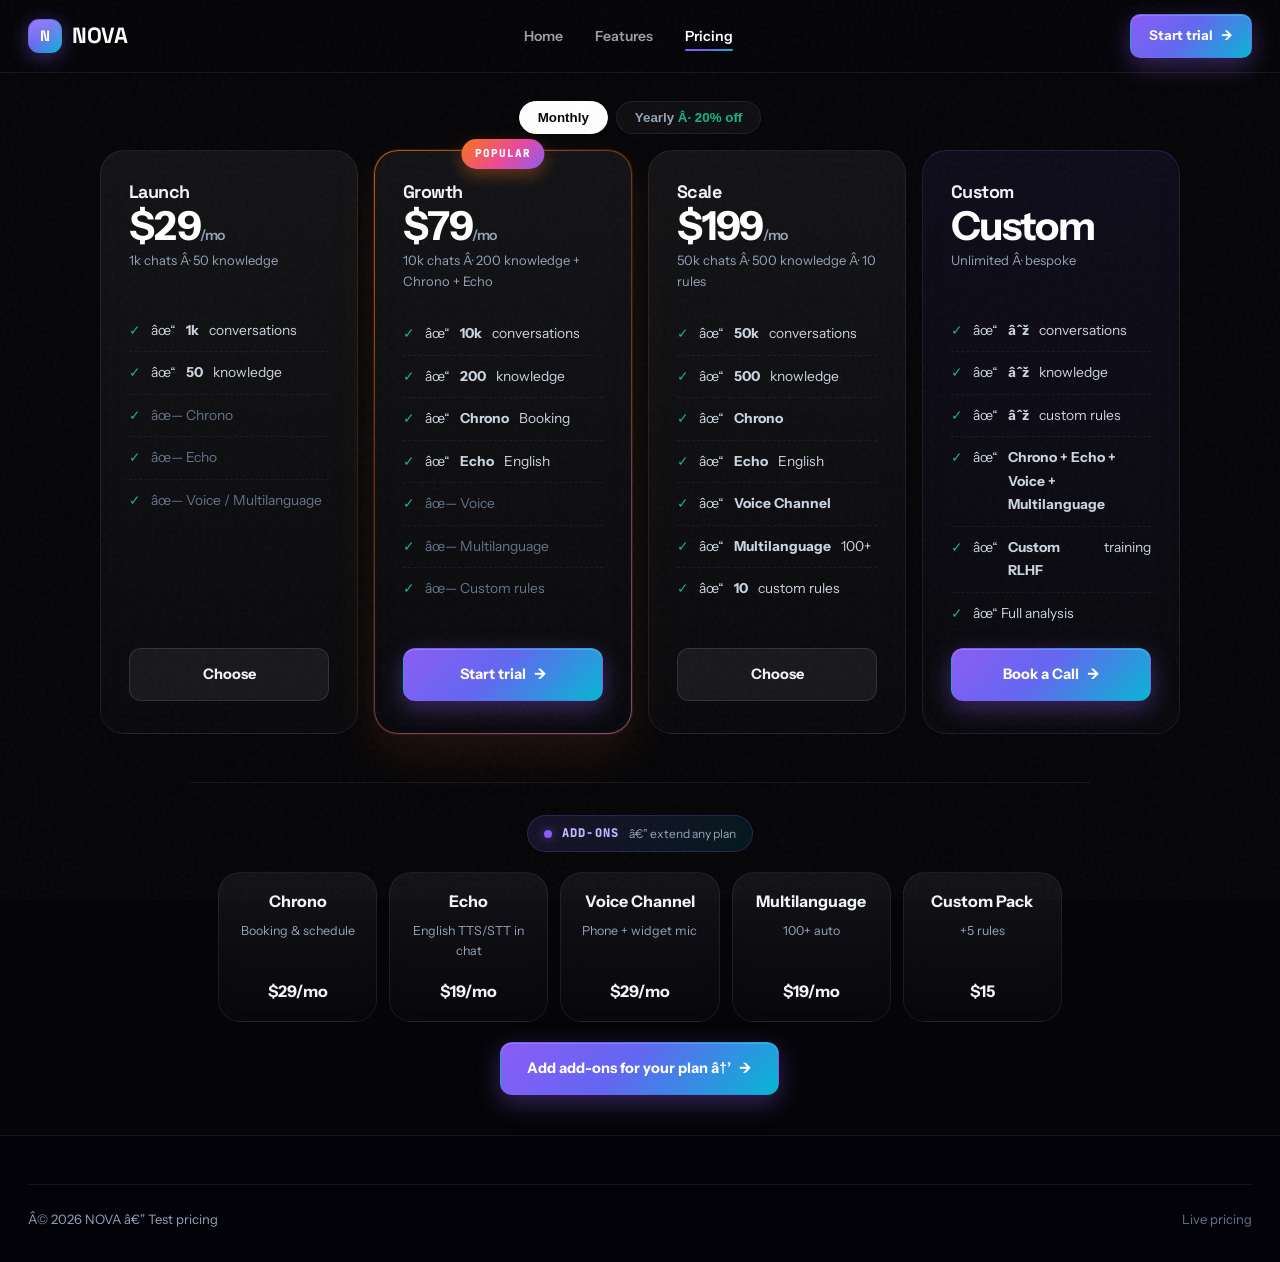
<file: pricing.html>
<!DOCTYPE html>
<html lang="en">
<head>
<meta charset="UTF-8">
<meta name="viewport" content="width=device-width, initial-scale=1.0">
<title>Pricing - NOVA</title>
<link rel="icon" href="data:image/svg+xml,<svg xmlns='http://www.w3.org/2000/svg' viewBox='0 0 100 100'><rect width='100' height='100' rx='20' fill='%23050508'/><rect x='14' y='14' width='72' height='72' rx='12' fill='none' stroke='rgba(255,255,255,.07)' stroke-width='2'/><text x='50' y='62' font-size='42' text-anchor='middle' fill='%23f1f5f9' font-family='Space Grotesk' font-weight='700'>N</text></svg>">
<link rel="stylesheet" href="nova.css">
<style>
.yearly-badge{display:none;font-size:11px;font-weight:800;color:#10b981;background:rgba(16,185,129,.12);border:1px solid rgba(16,185,129,.22);padding:3px 8px;border-radius:999px;margin-left:8px}
.yearly .yearly-badge{display:inline-block}
.yearly-price{font-size:13px;color:var(--mut);margin-top:4px}
.yearly-price b{color:#10b981}
.toggle-wrap{display:flex;justify-content:center;gap:8px;margin:20px 0 36px}
.toggle-wrap button{padding:8px 18px;border-radius:999px;border:1px solid var(--line);background:rgba(255,255,255,.04);color:var(--mut);font-weight:700;cursor:pointer}
.toggle-wrap button.on{background:#fff;color:#050508;border-color:#fff}
</style>
</head>
<body>
<nav class="nav">
  <div class="wrap">
    <a class="logo" href="index.html"><span class="dot">N</span> NOVA</a>
    <ul class="nav-links">
      <li><a class="nl" href="index.html">Home</a></li>
      <li><a class="nl" href="features.html">Features</a></li>
      <li><a class="nl on" href="pricing.html">Pricing</a></li>
    </ul>
    <div class="nav-actions">
      <a href="checkout.html?plan=growth" class="btn btn-pri btn-sm">Start trial</a>
      <button class="hamburger" id="ham" aria-label="Menu" aria-expanded="false"><span></span></button>
    </div>
  </div>
</nav>
<div class="mobile-drawer" id="drawer">
  <a href="index.html">Home</a><a href="features.html">Features</a><a href="pricing.html">Pricing</a><a href="pricing.html">Pricing</a>
</div>

<section style="padding:28px 0 40px">
  <div class="wrap" style="text-align:center;padding:0 0 16px">
    <div class="toggle-wrap" style="margin:0">
      <button id="btnM" class="on" onclick="setCycle('m')">Monthly</button>
      <button id="btnY" onclick="setCycle('y')">Yearly <span style="color:#10b981">Â· 20% off</span></button>
    </div>
  </div>
  <div class="wrap">
    <div class="plans" style="max-width:1080px;margin:0 auto;display:grid;grid-template-columns:repeat(4,1fr);gap:16px;align-items:stretch">
      <div class="plan" data-plan="launch" data-price="29" data-yearly="348" style="display:flex;flex-direction:column"><h3>Launch</h3><div class="price" id="price-launch">$29<small>/mo</small> <span class="yearly-badge">20% off</span></div><div class="yearly-price" id="yr-launch"></div><p class="desc">1k chats Â· 50 knowledge</p><ul style="list-style:none;padding:0;margin:10px 0 0;font-size:13px;color:var(--mut);line-height:1.7;flex:1"><li>âœ“ <b>1k</b> conversations</li><li>âœ“ <b>50</b> knowledge</li><li style="color:var(--mut-2)">âœ— Chrono</li><li style="color:var(--mut-2)">âœ— Echo</li><li style="color:var(--mut-2)">âœ— Voice / Multilanguage</li></ul><a href="checkout.html?plan=launch" class="btn btn-line btn-block" style="margin-top:14px">Choose</a></div>
      <div class="plan hot" data-plan="growth" data-price="79" data-yearly="948" style="display:flex;flex-direction:column"><span class="hotbadge">POPULAR</span><h3>Growth</h3><div class="price" id="price-growth">$79<small>/mo</small> <span class="yearly-badge">20% off</span></div><div class="yearly-price" id="yr-growth"></div><p class="desc">10k chats Â· 200 knowledge + Chrono + Echo</p><ul style="list-style:none;padding:0;margin:10px 0 0;font-size:13px;color:var(--mut);line-height:1.7;flex:1"><li>âœ“ <b>10k</b> conversations</li><li>âœ“ <b>200</b> knowledge</li><li>âœ“ <b>Chrono</b> Booking</li><li>âœ“ <b>Echo</b> English</li><li style="color:var(--mut-2)">âœ— Voice</li><li style="color:var(--mut-2)">âœ— Multilanguage</li><li style="color:var(--mut-2)">âœ— Custom rules</li></ul><a href="checkout.html?plan=growth" class="btn btn-pri btn-block" style="margin-top:14px">Start trial</a></div>
      <div class="plan" data-plan="scale" data-price="199" data-yearly="2388" style="display:flex;flex-direction:column"><h3>Scale</h3><div class="price" id="price-scale">$199<small>/mo</small> <span class="yearly-badge">20% off</span></div><div class="yearly-price" id="yr-scale"></div><p class="desc">50k chats Â· 500 knowledge Â· 10 rules</p><ul style="list-style:none;padding:0;margin:10px 0 0;font-size:13px;color:var(--mut);line-height:1.7;flex:1"><li>âœ“ <b>50k</b> conversations</li><li>âœ“ <b>500</b> knowledge</li><li>âœ“ <b>Chrono</b></li><li>âœ“ <b>Echo</b> English</li><li>âœ“ <b>Voice Channel</b></li><li>âœ“ <b>Multilanguage</b> 100+</li><li>âœ“ <b>10</b> custom rules</li></ul><a href="checkout.html?plan=scale" class="btn btn-line btn-block" style="margin-top:14px">Choose</a></div>
      <div class="plan" style="border-top:1px solid rgba(139,92,246,.22);background:linear-gradient(180deg, rgba(139,92,246,.08), rgba(255,255,255,.02));display:flex;flex-direction:column" data-plan="custom" data-yearly="5988" data-price="499"><h3>Custom</h3><div class="price" id="price-custom">Custom<small></small> <span class="yearly-badge">20% off bespoke</span></div><div class="yearly-price" id="yr-custom"></div><p class="desc">Unlimited Â· bespoke</p><ul style="list-style:none;padding:0;margin:10px 0 0;font-size:13px;color:var(--mut);line-height:1.7;flex:1"><li>âœ“ <b>âˆž</b> conversations</li><li>âœ“ <b>âˆž</b> knowledge</li><li>âœ“ <b>âˆž</b> custom rules</li><li>âœ“ <b>Chrono + Echo + Voice + Multilanguage</b></li><li>âœ“ <b>Custom RLHF</b> training</li><li>âœ“ Full analysis</li></ul><a href="#" onclick="alert('Book a Call â€” calendly');return false" class="btn btn-pri btn-block" style="margin-top:14px">Book a Call</a></div>
    </div>
    <div style="height:1px;background:var(--line);margin:48px auto 32px;max-width:900px"></div>
    <div class="wrap" style="max-width:900px;margin:0 auto;text-align:center">
      <div style="display:inline-flex;align-items:center;gap:10px;padding:8px 16px;border-radius:999px;background:linear-gradient(135deg, rgba(139,92,246,.14), rgba(6,182,214,.10));border:1px solid rgba(139,92,246,.22);backdrop-filter:blur(8px);margin:0 auto 20px">
        <span style="width:8px;height:8px;border-radius:50%;background:#8b5cf6;box-shadow:0 0 10px rgba(139,92,246,.6)"></span>
        <span style="font-family:JetBrains Mono,monospace;font-size:12px;font-weight:800;letter-spacing:.1em;text-transform:uppercase;color:#c4b5fd">Add-ons</span>
        <span style="font-size:12px;color:var(--mut)">â€” extend any plan</span>
      </div>
      <div style="display:grid;grid-template-columns:repeat(5,1fr);gap:12px;align-items:stretch">
        <div class="card" style="padding:16px;text-align:center;display:flex;flex-direction:column"><b>Chrono</b><p style="flex:1;color:var(--mut);font-size:12.5px;margin:6px 0">Booking & schedule</p><b style="margin-top:12px;display:block">$29/mo</b></div>
        <div class="card" style="padding:16px;text-align:center;display:flex;flex-direction:column"><b>Echo</b><p style="flex:1;color:var(--mut);font-size:12.5px;margin:6px 0">English TTS/STT in chat</p><b style="margin-top:12px;display:block">$19/mo</b></div>
        <div class="card" style="padding:16px;text-align:center;display:flex;flex-direction:column"><b>Voice Channel</b><p style="flex:1;color:var(--mut);font-size:12.5px;margin:6px 0">Phone + widget mic</p><b style="margin-top:12px;display:block">$29/mo</b></div>
        <div class="card" style="padding:16px;text-align:center;display:flex;flex-direction:column"><b>Multilanguage</b><p style="flex:1;color:var(--mut);font-size:12.5px;margin:6px 0">100+ auto</p><b style="margin-top:12px;display:block">$19/mo</b></div>
        <div class="card" style="padding:16px;text-align:center;display:flex;flex-direction:column"><b>Custom Pack</b><p style="flex:1;color:var(--mut);font-size:12.5px;margin:6px 0">+5 rules</p><b style="margin-top:12px;display:block">$15</b></div>
      </div>
      <div style="text-align:center;margin-top:20px">
        <a href="checkout.html" class="btn btn-pri">Add add-ons for your plan â†’</a>
      </div>
    </div>

  </div>
</section>

<footer>
  <div class="wrap">
    <div class="footer-bottom"><div>Â© <span id="yr"></span> NOVA â€” Test pricing</div><div><a href="pricing.html">Live pricing</a></div></div>
  </div>
</footer>
<script src="app.js"></script>
<script>
let cycle='m';
function setCycle(c){
  cycle=c;
  document.getElementById('btnM').classList.toggle('on', c==='m');
  document.getElementById('btnY').classList.toggle('on', c==='y');
  document.body.classList.toggle('yearly', c==='y');
  document.querySelectorAll('.plan[data-price]').forEach(el=>{
    const base=parseFloat(el.dataset.price);
    const yearlyTotal=parseFloat(el.dataset.yearly);
    const yrEl=document.getElementById('yr-'+el.dataset.plan);
    const priceEl=document.getElementById('price-'+el.dataset.plan);
    if(c==='y' && !isNaN(base) && !isNaN(yearlyTotal)){
      const perMonth=Math.round(base*0.8*100)/100;
      const save=Math.round((base-perMonth)*12);
      const yearlyBilled=Math.round(perMonth*12);
      // top = yearly total, below = per month after 20% off
      if(priceEl) priceEl.innerHTML='$'+yearlyBilled+'<small>/yr</small> <span class="yearly-badge">20% off</span>';
      yrEl.innerHTML='<b>$'+perMonth+'/mo</b> <span style="color:var(--mut-2)">after 20% off</span> Â· <span style="color:#10b981">save $'+save+'</span>';
    } else if(!isNaN(base)){
      if(priceEl) priceEl.innerHTML='$'+base+'<small>/mo</small> <span class="yearly-badge">20% off</span>';
      yrEl.innerHTML='';
    }
  });
  // custom stays Custom only â€” no price even on yearly
  const cEl=document.getElementById('yr-custom');
  const cpEl=document.getElementById('price-custom');
  if(cpEl) cpEl.innerHTML='Custom<small></small>';
  cEl.innerHTML='';
}
setCycle('m');
document.getElementById('yr').textContent=new Date().getFullYear();
</script>
</body>
</html>
</file>
<file: nova.css>
/* NOVA — CRAZY DARK EDITION
  Inspo: Squarespace (showcase carousel, bold type) + Uizard (purple gradient AI magic) + Framer (agents, liquid glass, organic motion) + Emergent (agent pipeline)
  Palette: true dark, not bright — ambient orbs, grain, glass
*/
@import url('https://fonts.googleapis.com/css2?family=Instrument+Sans:wght@400;500;600;700&family=Space+Grotesk:wght@400;500;600;700&family=JetBrains+Mono:wght@400;600&display=swap');

:root{
  --bg:#050508;
  --bg-2:#080a14;
  --bg-3:#0b0e1a;
  --surface:#0f1221;
  --surface-2:#14182c;
  --surface-3:#1a2038;
  --line:rgba(255,255,255,.07);
  --line-2:rgba(255,255,255,.11);
  --line-3:rgba(255,255,255,.16);
  --text:#f1f5f9;
  --text-2:#cbd5e1;
  --mut:#94a3b8;
  --mut-2:#64748b;
  --mut-3:#475569;
  --violet:#8b5cf6;
  --violet-2:#a78bfa;
  --blue:#3b82f6;
  --blue-2:#60a5fa;
  --cyan:#06b6d4;
  --orange:#f97316;
  --amber:#f59e0b;
  --green:#10b981;
  --grad-violet:linear-gradient(135deg,#8b5cf6 0%,#6366f1 45%,#06b6d4 100%);
  --grad-ember:linear-gradient(135deg,#f97316 0%,#ec4899 55%,#8b5cf6 100%);
  --grad-ice:linear-gradient(135deg,#06b6d4 0%,#3b82f6 50%,#8b5cf6 100%);
  --grad-text:linear-gradient(90deg,#fff 0%,#a5b4fc 35%,#f0abfc 65%,#fff 100%);
  --r-xl:28px;
  --r-lg:22px;
  --r-md:16px;
  --r-sm:12px;
  --r-pill:999px;
  --shadow-soft:0 8px 32px rgba(0,0,0,.4);
  --shadow-lg:0 24px 64px rgba(0,0,0,.55);
  --shadow-glow:0 0 0 1px rgba(139,92,246,.2), 0 8px 32px rgba(139,92,246,.22);
  --ease: cubic-bezier(.16,1,.3,1);
  --ease-out: cubic-bezier(.22,1,.36,1);
}

/* reset */
*{margin:0;padding:0;box-sizing:border-box}
html{scroll-behavior:smooth;scroll-padding-top:84px}
body{font-family:"Instrument Sans",system-ui,-apple-system,sans-serif;color:var(--text);background:var(--bg);line-height:1.6;-webkit-font-smoothing:antialiased;overflow-x:hidden}
::selection{background:rgba(139,92,246,.35);color:#fff}
a{color:inherit}
img{max-width:100%;display:block}

/* grain + grid overlay */
body::before{
  content:"";position:fixed;inset:0;pointer-events:none;z-index:9998;opacity:.035;
  background-image:url("data:image/svg+xml,%3Csvg viewBox='0 0 256 256' xmlns='http://www.w3.org/2000/svg'%3E%3Cfilter id='noiseFilter'%3E%3CfeTurbulence type='fractalNoise' baseFrequency='0.9' numOctaves='4' stitchTiles='stitch'/%3E%3C/filter%3E%3Crect width='100%25' height='100%25' filter='url(%23noiseFilter)'/%3E%3C/svg%3E");
}
body::after{
  content:"";position:fixed;inset:0;pointer-events:none;z-index:-1;opacity:.22;
  background:
    linear-gradient(rgba(255,255,255,.015) 1px, transparent 1px),
    linear-gradient(90deg, rgba(255,255,255,.015) 1px, transparent 1px);
  background-size:32px 32px;
  mask:radial-gradient(ellipse 80% 60% at 50% 0%, black 40%, transparent 75%);
}

/* cursor glow */
.cursor-glow{position:fixed;width:640px;height:640px;border-radius:50%;pointer-events:none;z-index:9997;opacity:0;mix-blend-mode:screen;transform:translate(-50%,-50%);transition:opacity .4s;
  background:radial-gradient(circle, rgba(139,92,246,.14) 0%, rgba(59,130,246,.08) 30%, transparent 70%);
}

/* layout */
.wrap{max-width:1280px;margin:0 auto;padding:0 28px}
section{padding:88px 0;position:relative}
.eyebrow{display:inline-flex;align-items:center;gap:8px;font-family:"JetBrains Mono",monospace;font-size:11px;font-weight:600;letter-spacing:.14em;text-transform:uppercase;padding:7px 14px;border-radius:999px;border:1px solid var(--line-2);background:rgba(255,255,255,.04);backdrop-filter:blur(12px);color:var(--mut)}
.eyebrow.violet{color:#c4b5fd;background:rgba(139,92,246,.12);border-color:rgba(139,92,246,.22)}
.eyebrow.cyan{color:#67e8f9;background:rgba(6,182,214,.12);border-color:rgba(6,182,214,.2)}
.eyebrow.orange{color:#fdba74;background:rgba(249,115,22,.12);border-color:rgba(249,115,22,.18)}
h1,h2,h3{font-family:"Space Grotesk",sans-serif;letter-spacing:-.03em;line-height:1.05}
.h2{font-size:clamp(30px,4vw,46px);font-weight:700;color:var(--text)}
.h2 em{font-style:normal;background:var(--grad-text);-webkit-background-clip:text;background-clip:text;color:transparent}
.lead{font-size:17px;color:var(--mut);max-width:720px;line-height:1.65}
.center{text-align:center}.center .lead{margin:0 auto}

/* NAV — liquid glass dark + hide on scroll */
.nav{position:sticky;top:0;z-index:80;background:rgba(5,5,8,.62);backdrop-filter:blur(24px) saturate(1.6);-webkit-backdrop-filter:blur(24px) saturate(1.6);border-bottom:1px solid var(--line);transition:transform .3s var(--ease), background .3s}
.nav.hide{transform:translateY(-100%)}
.nav.scrolled{background:rgba(5,5,8,.88);box-shadow:0 8px 40px rgba(0,0,0,.35)}
.nav .wrap{display:flex;align-items:center;justify-content:space-between;height:72px;gap:24px}
.logo{font-family:"Space Grotesk",sans-serif;font-weight:700;font-size:22px;letter-spacing:-.02em;text-decoration:none;display:flex;align-items:center;gap:10px;color:#fff}
.logo .dot{width:34px;height:34px;border-radius:11px;background:var(--grad-violet);display:flex;align-items:center;justify-content:center;font-size:15px;font-weight:800;color:#fff;box-shadow:0 4px 20px rgba(139,92,246,.4);position:relative;overflow:hidden}
.logo .dot::after{content:"";position:absolute;inset:1px;border-radius:10px;background:linear-gradient(180deg,rgba(255,255,255,.18),transparent);pointer-events:none}
.nav-links{display:flex;gap:32px;list-style:none}
.nav a.nl{color:rgba(255,255,255,.62);text-decoration:none;font-size:14px;font-weight:600;position:relative;padding:6px 0;transition:.22s}
.nav a.nl::after{content:"";position:absolute;left:0;bottom:0;width:0;height:2px;background:var(--grad-violet);border-radius:999px;transition:.3s var(--ease)}
.nav a.nl:hover,.nav a.nl.on{color:#fff}
.nav a.nl:hover::after,.nav a.nl.on::after{width:100%}
.nav-actions{display:flex;align-items:center;gap:12px}
.hamburger{display:none;width:44px;height:44px;border-radius:12px;border:1px solid var(--line-2);background:rgba(255,255,255,.06);color:#fff;cursor:pointer;align-items:center;justify-content:center;backdrop-filter:blur(12px)}
.hamburger span{width:18px;height:2px;background:#fff;border-radius:999px;display:block;position:relative;transition:.25s}
.hamburger span::before,.hamburger span::after{content:"";position:absolute;left:0;width:18px;height:2px;background:#fff;border-radius:999px;transition:.25s}
.hamburger span::before{top:-6px}.hamburger span::after{top:6px}
.hamburger.on span{background:transparent}
.hamburger.on span::before{transform:rotate(45deg);top:0}
.hamburger.on span::after{transform:rotate(-45deg);top:0}
.mobile-drawer{display:none;position:fixed;inset:72px 0 0;background:rgba(5,5,8,.96);backdrop-filter:blur(20px);z-index:79;padding:24px;flex-direction:column;gap:10px}
.mobile-drawer.open{display:flex}
.mobile-drawer a{color:#fff;text-decoration:none;font-weight:600;padding:16px;border-radius:14px;background:rgba(255,255,255,.06);border:1px solid var(--line)}
/* btns — magnetic base */
.btn{--x:50%;--y:50%;display:inline-flex;align-items:center;justify-content:center;gap:8px;border-radius:12px;padding:14px 26px;font-weight:700;font-size:14.5px;text-decoration:none;border:1px solid transparent;cursor:pointer;transition:transform .22s var(--ease), box-shadow .22s, border-color .22s, background .22s;font-family:"Instrument Sans",sans-serif;position:relative;overflow:hidden;will-change:transform}
.btn:active{transform:scale(.97)}
.btn-pri{background:var(--grad-violet);color:#fff;border-color:transparent;box-shadow:0 8px 24px rgba(139,92,246,.35), inset 0 1px 0 rgba(255,255,255,.18)}
.btn-pri::before{content:"";position:absolute;inset:0;background:radial-gradient(300px circle at var(--x) var(--y), rgba(255,255,255,.22), transparent 40%);opacity:0;transition:opacity .3s;pointer-events:none}
.btn-pri:hover::before{opacity:1}
.btn-pri:hover{transform:translateY(-2px);box-shadow:0 14px 36px rgba(139,92,246,.45)}
.btn-pri::after{content:"→";transition:transform .22s}
.btn-pri:hover::after{transform:translateX(4px)}
.btn-ghost{background:rgba(255,255,255,.06);color:#fff;border-color:rgba(255,255,255,.14);backdrop-filter:blur(12px)}
.btn-ghost:hover{background:rgba(255,255,255,.1);border-color:rgba(255,255,255,.22);transform:translateY(-2px)}
.btn-dark{background:#0f1221;color:#fff;border-color:rgba(255,255,255,.08)}
.btn-dark:hover{background:#14182c;transform:translateY(-2px)}
.btn-light{background:rgba(255,255,255,.06);color:#fff;border-color:var(--line-2);backdrop-filter:blur(12px)}
.btn-light:hover{background:rgba(255,255,255,.1);border-color:var(--line-3)}
.btn-line{background:rgba(255,255,255,.06);color:var(--text);border-color:var(--line-2)}
.btn-line:hover{border-color:var(--text);background:rgba(255,255,255,.1)}
.btn-sm{padding:10px 18px;font-size:13.5px;border-radius:10px}
.btn-lg{padding:16px 32px;font-size:16px;border-radius:14px}
.btn-block{width:100%}

/* HERO — cinematic dark with orbs + grid */
.hero{position:relative;overflow:hidden;background:var(--bg);padding:48px 0 0;isolation:isolate}
.hero-bg{position:absolute;inset:0;z-index:-3;background:
  radial-gradient(900px 600px at 75% -10%, rgba(139,92,246,.22), transparent 60%),
  radial-gradient(800px 500px at 10% 90%, rgba(6,182,214,.12), transparent 60%),
  radial-gradient(600px 400px at 90% 60%, rgba(249,115,22,.1), transparent 65%),
  linear-gradient(180deg, var(--bg) 0%, var(--bg-2) 100%)}
.orb{position:absolute;border-radius:50%;filter:blur(36px);opacity:.55;pointer-events:none;mix-blend-mode:screen}
.orb-1{width:720px;height:720px;background:radial-gradient(circle, rgba(139,92,246,.22), transparent 70%);top:-280px;right:-200px;animation:orbFloat 11s ease-in-out infinite}
.orb-2{width:640px;height:640px;background:radial-gradient(circle, rgba(6,182,214,.16), transparent 70%);bottom:-240px;left:-180px;animation:orbFloat 13s ease-in-out infinite reverse}
.orb-3{width:480px;height:480px;background:radial-gradient(circle, rgba(236,72,153,.14), transparent 70%);top:30%;left:40%;animation:orbFloat 9s ease-in-out infinite 1s}
@keyframes orbFloat{0%,100%{transform:translate(0,0) scale(1)}33%{transform:translate(18px,-22px) scale(1.04)}66%{transform:translate(-14px,16px) scale(.98)}}
.hero-grid{position:relative;z-index:1;display:grid;grid-template-columns:1.08fr .92fr;gap:48px;align-items:center;padding:42px 0 72px}
.hero h1{font-size:clamp(40px,5.6vw,68px);font-weight:700;line-height:.9;letter-spacing:-.04em;margin:16px 0 18px}
.hero h1 .grad{background:var(--grad-text);-webkit-background-clip:text;background-clip:text;color:transparent;position:relative}
.hero h1 .line2{display:block;font-weight:500;color:rgba(255,255,255,.86);font-size:.82em;letter-spacing:-.03em}
.hero h1 .cursor{font-weight:300;color:var(--violet-2);animation:blink 1s step-end infinite}
@keyframes blink{0%,50%{opacity:1}51%,100%{opacity:0}}
.hero .sub{font-size:clamp(16px,1.7vw,19px);color:#b9c6dc;line-height:1.6;max-width:580px;margin-bottom:26px}
.hero .sub b{color:#fff}
.ctas{display:flex;gap:14px;flex-wrap:wrap;align-items:center}
.hero-stats{display:flex;gap:28px;margin-top:32px;padding-top:28px;border-top:1px solid var(--line);flex-wrap:wrap}
.stat b{font-size:28px;font-weight:800;color:#fff;display:flex;align-items:baseline;gap:2px}
.stat b i{font-style:normal;font-size:16px;color:var(--violet-2)}
.stat span{font-size:12px;color:var(--mut);font-weight:600;letter-spacing:.06em;text-transform:uppercase;display:block;margin-top:2px}
.hero-visual{position:relative;justify-self:end;width:100%;max-width:460px;perspective:1200px}
.chat-card{position:relative;background:linear-gradient(180deg, rgba(255,255,255,.08), rgba(255,255,255,.02));backdrop-filter:blur(20px) saturate(1.5);-webkit-backdrop-filter:blur(20px) saturate(1.5);border:1px solid var(--line-2);border-radius:24px;padding:22px;box-shadow:var(--shadow-lg), inset 0 1px 0 rgba(255,255,255,.08);overflow:hidden;transform-style:preserve-3d;transition:transform .6s var(--ease)}
.chat-card::before{content:"";position:absolute;inset:0;border-radius:24px;padding:1px;background:linear-gradient(135deg, rgba(255,255,255,.14), rgba(255,255,255,0), rgba(139,92,246,.22));-webkit-mask:linear-gradient(#fff 0 0) content-box, linear-gradient(#fff 0 0);mask:linear-gradient(#fff 0 0) content-box, linear-gradient(#fff 0 0);-webkit-mask-composite:xor;mask-composite:exclude;pointer-events:none}
.chat-card:hover{transform:rotateX(2deg) rotateY(-3deg)}
.chat-head{display:flex;align-items:center;gap:12px;padding-bottom:14px;margin-bottom:16px;border-bottom:1px solid var(--line)}
.chat-head .av{width:40px;height:40px;border-radius:12px;background:var(--grad-violet);display:flex;align-items:center;justify-content:center;color:#fff;font-weight:800;flex-shrink:0;box-shadow:0 4px 14px rgba(139,92,246,.35)}
.chat-head .name{font-size:14px;font-weight:700}
.chat-head .status{font-size:11.5px;color:var(--green);font-weight:700;display:flex;align-items:center;gap:6px}
.chat-head .status::before{content:"";width:7px;height:7px;border-radius:50%;background:var(--green);box-shadow:0 0 0 6px rgba(16,185,129,.14);animation:pulse 2s infinite}
@keyframes pulse{0%,100%{box-shadow:0 0 0 6px rgba(16,185,129,.14)}50%{box-shadow:0 0 0 10px rgba(16,185,129,0)}}
.chat-head .live{margin-left:auto;font-size:10.5px;font-weight:800;letter-spacing:.08em;text-transform:uppercase;color:#c4b5fd;background:rgba(139,92,246,.14);border:1px solid rgba(139,92,246,.2);padding:6px 10px;border-radius:999px}
.bubble{max-width:86%;padding:12px 16px;border-radius:18px;font-size:14px;line-height:1.5;margin-bottom:12px;position:relative}
.bubble.a{background:rgba(255,255,255,.06);border:1px solid var(--line);color:var(--text);border-bottom-left-radius:6px;backdrop-filter:blur(8px)}
.bubble.u{background:var(--grad-violet);color:#fff;margin-left:auto;border-bottom-right-radius:6px;box-shadow:0 8px 18px rgba(139,92,246,.28);border:1px solid rgba(255,255,255,.14)}
.bubble .tag{font-family:"JetBrains Mono",monospace;font-size:10px;font-weight:700;letter-spacing:.08em;text-transform:uppercase;display:block;margin-bottom:4px;opacity:.9}
.bubble.a .tag{color:var(--violet-2)}.bubble.u .tag{color:rgba(255,255,255,.9)}
.quick-actions{display:flex;gap:8px;flex-wrap:wrap;margin-top:14px}
.chip{font-size:12.5px;font-weight:600;padding:8px 12px;border-radius:999px;background:rgba(255,255,255,.06);border:1px solid var(--line);color:var(--text);cursor:pointer;transition:.22s;backdrop-filter:blur(8px)}
.chip:hover{background:rgba(139,92,246,.18);border-color:rgba(139,92,246,.35);color:#fff;transform:translateY(-1px)}
.prompt-bar{margin-top:14px;display:flex;gap:10px;align-items:center;background:rgba(255,255,255,.06);border:1px solid var(--line);border-radius:999px;padding:8px 8px 8px 16px;backdrop-filter:blur(12px)}
.prompt-bar input{flex:1;background:transparent;border:none;outline:none;color:var(--text);font-size:14px;font-family:"Instrument Sans",sans-serif}
.prompt-bar input::placeholder{color:var(--mut-2)}
.prompt-bar button{width:36px;height:36px;border-radius:50%;border:none;background:var(--grad-violet);color:#fff;display:flex;align-items:center;justify-content:center;cursor:pointer;flex-shrink:0}

/* TRUST — dark marquee */
.trust{border-bottom:1px solid var(--line);background:rgba(255,255,255,.02);backdrop-filter:blur(8px);overflow:hidden}
.trust-head{text-align:center;padding:20px 0 0;font-family:"JetBrains Mono",monospace;font-size:11px;font-weight:600;letter-spacing:.14em;text-transform:uppercase;color:var(--mut-2)}
.marquee{display:flex;gap:48px;padding:16px 0 20px;overflow:hidden;mask:linear-gradient(90deg,transparent,white 8%,white 92%,transparent)}
.marquee-track{display:flex;gap:48px;animation:marquee 28s linear infinite;flex-shrink:0}
.marquee:hover .marquee-track{animation-play-state:paused}
@keyframes marquee{from{transform:translateX(0)}to{transform:translateX(-50%)}}
.brand{font-size:14px;font-weight:700;color:rgba(255,255,255,.82);display:flex;align-items:center;gap:10px;white-space:nowrap}
.brand i{width:28px;height:28px;border-radius:8px;background:rgba(255,255,255,.06);border:1px solid var(--line);display:flex;align-items:center;justify-content:center;font-size:12px}
.trust-stats{display:flex;justify-content:center;gap:36px;padding:16px 0 20px;border-top:1px solid var(--line);flex-wrap:wrap;font-size:13px;color:var(--mut)}
.trust-stats b{color:#fff;font-family:"JetBrains Mono",monospace}

/* CARDS — glass + glowing border */
.card{position:relative;background:linear-gradient(180deg, rgba(255,255,255,.06), rgba(255,255,255,.015));backdrop-filter:blur(16px) saturate(1.2);-webkit-backdrop-filter:blur(16px) saturate(1.2);border:1px solid var(--line);border-radius:var(--r-lg);padding:28px;overflow:hidden;transition:transform .4s var(--ease), box-shadow .4s, border-color .4s;transform-style:preserve-3d}
.card::before{content:"";position:absolute;inset:0;border-radius:inherit;padding:1px;background:linear-gradient(135deg, rgba(255,255,255,.1), transparent 50%, rgba(139,92,246,.14));-webkit-mask:linear-gradient(#fff 0 0) content-box, linear-gradient(#fff 0 0);mask:linear-gradient(#fff 0 0) content-box, linear-gradient(#fff 0 0);-webkit-mask-composite:xor;mask-composite:exclude;opacity:0;transition:.4s;pointer-events:none}
.card:hover{transform:translateY(-8px) rotateX(1deg);border-color:rgba(255,255,255,.12);box-shadow:var(--shadow-lg), 0 0 40px rgba(139,92,246,.08)}
.card:hover::before{opacity:1}
.card h3{color:var(--text)}
.card p{color:var(--mut)}
.grid3{display:grid;grid-template-columns:repeat(3,1fr);gap:22px}
.grid4{display:grid;grid-template-columns:repeat(4,1fr);gap:18px}
.grid2{display:grid;grid-template-columns:repeat(2,1fr);gap:22px}
.bento{display:grid;grid-template-columns:repeat(2,1fr);gap:16px;margin-top:48px}
.bento .span2{grid-column:span 2}
@media(max-width:860px){.bento{grid-template-columns:1fr}}

/* zone */
.zone{padding:32px}
.zone .k{font-family:"JetBrains Mono",monospace;font-size:11px;font-weight:700;letter-spacing:.12em;text-transform:uppercase;display:flex;align-items:center;gap:8px;color:var(--mut-2)}
.zone .k::before{content:"";width:8px;height:8px;border-radius:50%;background:currentColor;box-shadow:0 0 10px currentColor}
.zone h3{font-size:19px;margin:10px 0 12px}
.zone ul{list-style:none;font-size:14px;color:var(--mut)}
.zone li{padding:9px 0;border-bottom:1px dashed rgba(255,255,255,.06);display:flex;gap:10px}
.zone li:last-child{border:none}
.zone.violet{border-top:1px solid rgba(139,92,246,.35)}.zone.violet .k{color:var(--violet-2)}
.zone.blue{border-top:1px solid rgba(59,130,246,.35)}.zone.blue .k{color:var(--blue-2)}
.zone.cyan{border-top:1px solid rgba(6,182,214,.35)}.zone.cyan .k{color:#67e8f9}

/* feat */
.feat .icon{width:48px;height:48px;border-radius:14px;display:flex;align-items:center;justify-content:center;font-size:22px;margin-bottom:16px;background:rgba(255,255,255,.06);border:1px solid var(--line);transition:.35s var(--ease);backdrop-filter:blur(8px)}
.feat:hover .icon{background:var(--grad-violet);color:#fff;border-color:transparent;transform:rotate(-6deg) scale(1.08) translateZ(10px);box-shadow:0 8px 20px rgba(139,92,246,.35)}
.feat h3{font-size:16px;margin-bottom:8px}
.feat p{font-size:14px;line-height:1.6}
.feat.glow{position:relative}
.feat.glow::after{content:"";position:absolute;inset:-1px;border-radius:var(--r-lg);background:var(--grad-violet);opacity:0;z-index:-1;filter:blur(14px);transition:.4s}
.feat.glow:hover::after{opacity:.12}

/* SHOWCASE CAROUSEL — Squarespace inspo */
.showcase{overflow:hidden;padding:40px 0}
.showcase-track{display:flex;gap:18px;overflow-x:auto;scroll-snap-type:x mandatory;scrollbar-width:none;padding:0 28px 18px;cursor:grab}
.showcase-track::-webkit-scrollbar{display:none}
.showcase-track:active{cursor:grabbing}
.shot{flex:0 0 360px;scroll-snap-align:start;background:var(--surface);border:1px solid var(--line);border-radius:18px;overflow:hidden;position:relative;transition:.4s}
.shot:hover{transform:translateY(-6px) scale(1.01);border-color:rgba(255,255,255,.14);box-shadow:var(--shadow-lg)}
.shot .bar{height:36px;background:rgba(255,255,255,.04);border-bottom:1px solid var(--line);display:flex;align-items:center;gap:6px;padding:0 12px}
.shot .dot2{width:10px;height:10px;border-radius:50%;background:rgba(255,255,255,.14)}
.shot .dot2.r{background:#ff5f56}.shot .dot2.y{background:#ffbd2e}.shot .dot2.g{background:#27c93f}
.shot .img{aspect-ratio:16/10;background:radial-gradient(400px 200px at 50% 0%, rgba(139,92,246,.18), transparent 60%), linear-gradient(180deg, #0f1221, #080a14);display:flex;align-items:center;justify-content:center;font-size:42px}
.shot .label{padding:14px 16px;display:flex;justify-content:space-between;align-items:center}
.shot .label b{font-size:14px}
.shot .label span{font-size:12px;color:var(--mut);font-family:"JetBrains Mono",monospace}

/* AGENT PIPELINE — Emergent + Framer */
.pipeline{position:relative;display:grid;grid-template-columns:repeat(5,1fr);gap:14px;margin-top:36px}
.pipeline::before{content:"";position:absolute;top:34px;left:8%;right:8%;height:2px;background:linear-gradient(90deg, var(--violet), var(--blue), var(--cyan));opacity:.35;z-index:0}
.pipeline .node{position:relative;z-index:1;background:rgba(255,255,255,.04);backdrop-filter:blur(12px);border:1px solid var(--line);border-radius:16px;padding:18px;text-align:center;transition:.3s}
.pipeline .node:hover{transform:translateY(-4px);border-color:rgba(139,92,246,.3);background:rgba(139,92,246,.08)}
.pipeline .node .nicon{width:44px;height:44px;border-radius:12px;margin:0 auto 10px;background:var(--surface-2);border:1px solid var(--line);display:flex;align-items:center;justify-content:center;font-size:20px}
.pipeline .node b{font-size:13px;display:block}
.pipeline .node span{font-size:11.5px;color:var(--mut);font-family:"JetBrains Mono",monospace}
.pipeline .node.active{border-color:rgba(139,92,246,.5);box-shadow:0 0 20px rgba(139,92,246,.18)}

/* steps — dark */
.steps{counter-reset:s;display:grid;grid-template-columns:repeat(3,1fr);gap:22px;margin-top:48px;position:relative}
.steps::before{content:"";position:absolute;top:36px;left:12%;right:12%;height:1px;background:repeating-linear-gradient(90deg, var(--line) 0 8px, transparent 8px 14px)}
.step{background:rgba(255,255,255,.03);backdrop-filter:blur(12px);border:1px solid var(--line);border-radius:var(--r-lg);padding:32px 26px 26px;position:relative;z-index:1;transition:.35s}
.step:hover{transform:translateY(-6px);border-color:rgba(255,255,255,.1);box-shadow:var(--shadow-soft)}
.step::before{counter-increment:s;content:counter(s);position:absolute;top:-14px;left:22px;width:36px;height:36px;border-radius:12px;background:var(--grad-ember);color:#fff;font-weight:800;font-size:14px;display:flex;align-items:center;justify-content:center;box-shadow:0 8px 18px rgba(249,115,22,.35)}
.step h3{font-size:16px;margin:8px 0 8px}
.step p{font-size:14px;color:var(--mut);line-height:1.6}
.step .time{font-family:"JetBrains Mono",monospace;font-size:11px;color:var(--mut-2);margin-top:10px}

/* pricing — dark glass */
.pricing-head{text-align:center;max-width:720px;margin:0 auto}
.toggle{display:inline-flex;background:rgba(255,255,255,.06);border:1px solid var(--line);border-radius:999px;padding:4px;gap:4px;backdrop-filter:blur(12px)}
.toggle button{border:none;background:transparent;padding:10px 20px;border-radius:999px;font-weight:700;font-size:13.5px;color:var(--mut);cursor:pointer;transition:.22s;font-family:"Instrument Sans",sans-serif}
.toggle button.on{background:#fff;color:#050508;box-shadow:0 2px 12px rgba(0,0,0,.2)}
.toggle .save{font-size:11px;font-weight:800;color:var(--green);background:rgba(16,185,129,.14);padding:3px 8px;border-radius:999px;border:1px solid rgba(16,185,129,.22)}
.plans{display:grid;grid-template-columns:repeat(auto-fit,minmax(270px,1fr));gap:22px;margin-top:44px;align-items:start}
.plan{background:linear-gradient(180deg, rgba(255,255,255,.06), rgba(255,255,255,.02));backdrop-filter:blur(16px);border:1px solid var(--line);border-radius:24px;padding:32px 28px;position:relative;transition:.35s var(--ease);display:flex;flex-direction:column}
.plan:hover{transform:translateY(-8px);border-color:rgba(255,255,255,.12);box-shadow:var(--shadow-lg)}
.plan.hot{border:1px solid rgba(249,115,22,.35);box-shadow:0 0 0 1px rgba(249,115,22,.14), 0 20px 48px rgba(249,115,22,.12)}
.plan.hot::before{content:"";position:absolute;inset:-1px;border-radius:24px;padding:1px;background:linear-gradient(135deg, var(--orange), transparent 40%, var(--violet));-webkit-mask:linear-gradient(#fff 0 0) content-box, linear-gradient(#fff 0 0);mask:linear-gradient(#fff 0 0) content-box, linear-gradient(#fff 0 0);-webkit-mask-composite:xor;mask-composite:exclude;opacity:.6;pointer-events:none}
.hotbadge{position:absolute;top:-12px;left:50%;transform:translateX(-50%);background:var(--grad-ember);color:#fff;font-family:"JetBrains Mono",monospace;font-size:11px;font-weight:800;letter-spacing:.08em;padding:6px 14px;border-radius:999px;white-space:nowrap;box-shadow:0 6px 16px rgba(249,115,22,.35)}
.plan h3{font-size:18px;margin-bottom:4px}
.plan .desc{font-size:13px;color:var(--mut);margin-bottom:12px;min-height:38px}
.price{font-size:40px;font-weight:800;letter-spacing:-.03em;line-height:1;color:#fff}
.price small{font-size:14px;font-weight:600;color:var(--mut)}
.setupchip{display:inline-flex;align-items:center;font-size:12px;font-weight:700;padding:6px 10px;border-radius:8px;margin:10px 0 18px;border:1px solid var(--line);background:rgba(255,255,255,.04);color:var(--mut)}
.setupchip.free{color:#6ee7b7;background:rgba(16,185,129,.1);border-color:rgba(16,185,129,.22)}
.plan ul{list-style:none;margin-top:6px;flex:1}
.plan li{font-size:13.8px;padding:9px 0;border-bottom:1px dashed rgba(255,255,255,.06);display:flex;gap:10px;color:var(--text-2)}
.plan li:last-child{border:none}
.plan li::before{content:"✓";color:var(--green);font-weight:800;flex-shrink:0}
.plan li.na{opacity:.4}.plan li.na::before{content:"—";color:var(--mut-2)}
.addons{margin-top:32px;border-radius:var(--r-lg);overflow:hidden;border:1px solid var(--line);background:rgba(255,255,255,.03);backdrop-filter:blur(12px)}
.addons-head{padding:20px 24px;border-bottom:1px solid var(--line);display:flex;justify-content:space-between;flex-wrap:wrap;gap:12px}
.addons table{width:100%;border-collapse:collapse;font-size:13.5px}
.addons th{padding:12px 16px;text-align:left;font-weight:700;color:var(--mut);font-family:"JetBrains Mono",monospace;font-size:11px;letter-spacing:.06em;text-transform:uppercase;background:rgba(255,255,255,.03)}
.addons td{padding:14px 16px;border-top:1px dashed rgba(255,255,255,.06);color:var(--text-2)}
.addons tr:hover td{background:rgba(255,255,255,.04)}

/* FAQ — dark */
.faq{max-width:840px;margin:40px auto 0}
details{background:rgba(255,255,255,.03);border:1px solid var(--line);border-radius:14px;padding:20px 22px;margin-bottom:12px;transition:.22s;backdrop-filter:blur(8px)}
details[open]{border-color:rgba(255,255,255,.12);background:rgba(255,255,255,.06);box-shadow:var(--shadow-soft)}
summary{cursor:pointer;font-weight:700;font-size:15px;list-style:none;display:flex;justify-content:space-between;align-items:center;gap:16px;color:var(--text)}
summary::-webkit-details-marker{display:none}
summary::after{content:"+";width:32px;height:32px;border-radius:50%;background:rgba(255,255,255,.06);border:1px solid var(--line);display:flex;align-items:center;justify-content:center;font-size:18px;color:var(--mut);flex-shrink:0;transition:.22s;place-content:center}
details[open] summary::after{content:"−";background:#fff;color:#050508;border-color:#fff}
details p{margin-top:14px;font-size:14.5px;color:var(--mut);line-height:1.65}

/* band — dark with glow */
.band{position:relative;overflow:hidden;color:#fff;text-align:center;padding:88px 0;background:var(--bg-2);isolation:isolate;border-top:1px solid var(--line);border-bottom:1px solid var(--line)}
.band::before{content:"";position:absolute;inset:0;background:radial-gradient(900px 400px at 50% 120%, rgba(139,92,246,.22), transparent 60%), radial-gradient(600px 300px at 85% 10%, rgba(6,182,214,.14), transparent 60%);z-index:-1}
.band h2{font-size:clamp(28px,3.6vw,42px);margin-bottom:14px}
.band p{color:var(--mut);margin-bottom:28px;font-size:17px;max-width:600px;margin-left:auto;margin-right:auto}

/* footer — dark */
footer{background:#020208;color:var(--mut);padding:48px 0 32px;border-top:1px solid var(--line);font-size:14px}
.footer-grid{display:grid;grid-template-columns:1.4fr .8fr .8fr .9fr;gap:32px;margin-bottom:36px}
.footer-brand p{color:var(--mut-2);line-height:1.6;max-width:360px;font-size:13.5px}
.footer-col h4{color:#fff;font-size:12px;font-weight:800;letter-spacing:.08em;text-transform:uppercase;margin-bottom:16px;font-family:"JetBrains Mono",monospace}
.footer-col ul{list-style:none;display:flex;flex-direction:column;gap:10px}
.footer-col a{color:var(--mut);text-decoration:none;transition:.2s}
.footer-col a:hover{color:#fff}
.footer-bottom{padding-top:24px;border-top:1px solid var(--line);display:flex;justify-content:space-between;flex-wrap:wrap;gap:14px;font-size:13px}
.footer-bottom a{color:var(--mut-2);text-decoration:none;margin-left:18px}
.footer-bottom a:hover{color:#fff}

/* checkout — dark */
.co{display:grid;grid-template-columns:1.15fr .85fr;gap:28px;align-items:start;margin-top:40px}
.panel{background:rgba(255,255,255,.04);backdrop-filter:blur(16px);border:1px solid var(--line);border-radius:var(--r-lg);padding:32px;box-shadow:var(--shadow-soft)}
.fld{margin-bottom:16px}
.fld label{display:block;font-size:12px;font-weight:700;color:var(--mut);margin-bottom:6px;letter-spacing:.06em;text-transform:uppercase;font-family:"JetBrains Mono",monospace}
.fld input,.fld select{width:100%;padding:13px 15px;border:1.5px solid var(--line);border-radius:11px;font-size:15px;font-family:"Instrument Sans",sans-serif;outline:none;transition:.18s;background:rgba(255,255,255,.04);color:var(--text)}
.fld input::placeholder{color:var(--mut-2)}
.fld input:focus,.fld select:focus{border-color:var(--violet);box-shadow:0 0 0 4px rgba(139,92,246,.14);background:rgba(255,255,255,.06)}
.fld input.error{border-color:#ef4444}
.row2{display:grid;grid-template-columns:1fr 1fr;gap:12px}
.secure{display:flex;align-items:center;gap:8px;font-size:12px;color:var(--mut-2);margin-top:12px;justify-content:center;font-family:"JetBrains Mono",monospace}
.sumrow{display:flex;justify-content:space-between;padding:12px 0;font-size:14px;border-bottom:1px dashed rgba(255,255,255,.06);color:var(--text-2)}
.sumrow.total{font-weight:800;font-size:16px;border:none;margin-top:6px;color:#fff}
.pill-opt{cursor:pointer;border:1px solid var(--line);border-radius:var(--r-md);padding:16px;display:flex;gap:12px;align-items:center;margin-bottom:10px;transition:.18s;background:rgba(255,255,255,.03)}
.pill-opt:hover{border-color:rgba(255,255,255,.14);background:rgba(255,255,255,.06)}
.pill-opt.on{border-color:var(--violet);background:rgba(139,92,246,.12);box-shadow:0 0 0 4px rgba(139,92,246,.08)}
.pill-opt input{accent-color:var(--violet);width:18px;height:18px}
.pill-opt b{font-size:14.5px;display:block;color:var(--text)}
.pill-opt span{font-size:12.5px;color:var(--mut)}
.pill-opt .pr{margin-left:auto;text-align:right}
.pill-opt .pr b{font-size:16px;color:#fff}
.success{display:none;text-align:center;padding:32px 16px}
.success .ok{width:72px;height:72px;border-radius:50%;background:rgba(16,185,129,.14);border:1px solid rgba(16,185,129,.22);color:var(--green);font-size:32px;display:flex;align-items:center;justify-content:center;margin:0 auto 18px}
.success h3{color:#fff}

/* roles — dark */
.role{border-radius:var(--r-md);padding:22px;background:rgba(255,255,255,.03);border:1px solid var(--line);border-left:3px solid var(--violet);backdrop-filter:blur(8px);transition:.3s}
.role:hover{transform:translateY(-4px);background:rgba(255,255,255,.06);border-color:rgba(255,255,255,.1)}
.role b{font-size:15px;display:block;margin-bottom:4px;color:var(--text)}
.role span{font-size:13px;color:var(--mut)}
.role .badge{font-family:"JetBrains Mono",monospace;font-size:10px;font-weight:800;letter-spacing:.08em;text-transform:uppercase;padding:4px 8px;border-radius:999px;background:rgba(139,92,246,.14);border:1px solid rgba(139,92,246,.22);color:#c4b5fd}
.roles-grid{display:grid;grid-template-columns:repeat(auto-fill,minmax(260px,1fr));gap:16px;margin-top:40px}
.role-big{background:rgba(255,255,255,.03);backdrop-filter:blur(12px);border:1px solid var(--line);border-radius:var(--r-lg);padding:28px;transition:.35s}
.role-big:hover{transform:translateY(-6px);border-color:rgba(255,255,255,.1);box-shadow:var(--shadow-soft)}
.role-big .em{font-size:28px;width:48px;height:48px;border-radius:12px;background:rgba(255,255,255,.06);border:1px solid var(--line);display:flex;align-items:center;justify-content:center}
.role-big h3{font-size:17px;margin:14px 0 8px;color:var(--text)}
.role-big p{font-size:14px;color:var(--mut);line-height:1.6;margin-bottom:14px}
.tone{font-family:"JetBrains Mono",monospace;font-size:11px;font-weight:700;letter-spacing:.06em;text-transform:uppercase;background:rgba(139,92,246,.12);color:#c4b5fd;padding:6px 10px;border-radius:999px;border:1px solid rgba(139,92,246,.18)}

/* guard — dark variants */
.guard{border-radius:24px;padding:36px;display:flex;gap:24px;align-items:center;position:relative;overflow:hidden;border:1px solid var(--line);backdrop-filter:blur(16px)}
.guard.dark{background:linear-gradient(135deg, rgba(139,92,246,.08), rgba(6,182,214,.05)), rgba(255,255,255,.03);color:var(--text-2)}
.guard.dark h3{color:#fff}
.guard.dark p{color:var(--mut)}
.guard.dark .shield{background:rgba(255,255,255,.06);border:1px solid var(--line)}
.guard.light{background:rgba(255,255,255,.04);color:var(--text-2)}
.guard.light h3{color:var(--text)}
.guard.light p{color:var(--mut)}
.guard .shield{font-size:32px;flex-shrink:0;width:64px;height:64px;border-radius:16px;display:flex;align-items:center;justify-content:center;background:rgba(255,255,255,.06);border:1px solid var(--line)}

/* reveal — clip + blur crazy */
.rv{opacity:0;transform:translateY(18px) scale(.98);filter:blur(6px);transition:opacity .8s var(--ease), transform .8s var(--ease), filter .8s var(--ease)}
.rv.in{opacity:1;transform:none;filter:none}
.rv.d1{transition-delay:.08s}.rv.d2{transition-delay:.16s}.rv.d3{transition-delay:.24s}

/* pagehead — dark */
.pagehead{position:relative;color:#fff;padding:72px 0;overflow:hidden;background:var(--bg);isolation:isolate;border-bottom:1px solid var(--line)}
.pagehead::before{content:"";position:absolute;inset:0;background:
  radial-gradient(900px 500px at 85% -10%, rgba(139,92,246,.18), transparent 60%),
  radial-gradient(700px 400px at 10% 95%, rgba(6,182,214,.1), transparent 60%),
  linear-gradient(180deg, var(--bg) 0%, var(--bg-2) 100%);z-index:-1}
.pagehead h1{font-size:clamp(32px,4.2vw,50px)}
.pagehead p{color:var(--mut)}

/* responsive */
@media(max-width:1100px){
  .hero-grid{grid-template-columns:1fr;gap:36px;padding:32px 0 48px}
  .hero-visual{justify-self:start;max-width:520px}
  .bento{grid-template-columns:1fr 1fr}
  .bento .span2{grid-column:span 1}
  .footer-grid{grid-template-columns:1fr 1fr;gap:28px}
  .pipeline{grid-template-columns:repeat(3,1fr)}
  .pipeline::before{display:none}
}
@media(max-width:860px){
  .grid3,.plans,.steps{grid-template-columns:1fr}
  .grid4{grid-template-columns:1fr 1fr}
  .co{grid-template-columns:1fr}
  .nav-links,.nav-actions .hide-m{display:none}
  .hamburger{display:inline-flex}
  .steps::before{display:none}
  .hero h1{font-size:42px}
  .pipeline{grid-template-columns:1fr 1fr}
}
@media(max-width:560px){
  .grid4,.grid2{grid-template-columns:1fr}
  .wrap{padding:0 20px}
  section{padding:72px 0}
  .footer-grid{grid-template-columns:1fr}
  .pipeline{grid-template-columns:1fr}
}

/* reduced motion */
@media(prefers-reduced-motion:reduce){
  .orb,.marquee-track,.cursor-glow{animation:none !important;transition:none !important}
  .rv{opacity:1;transform:none;filter:none}
}
</file>
